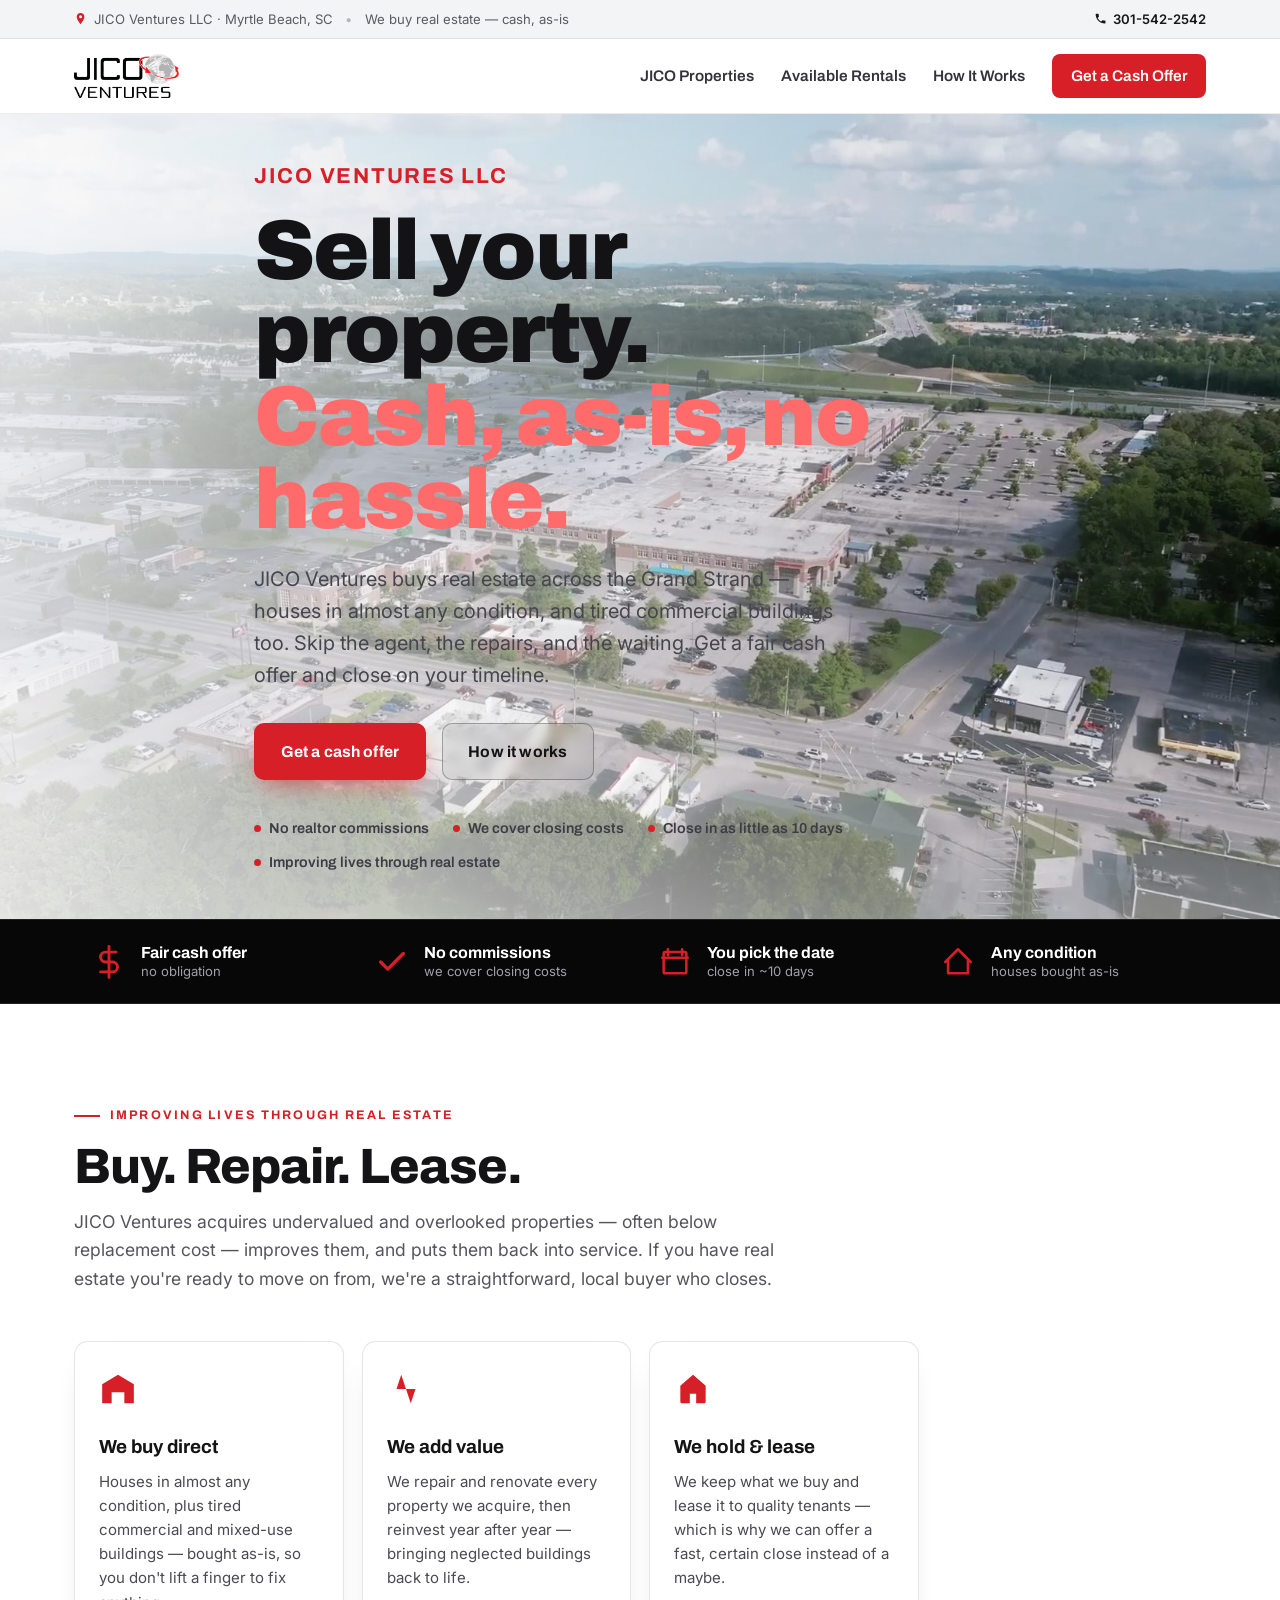
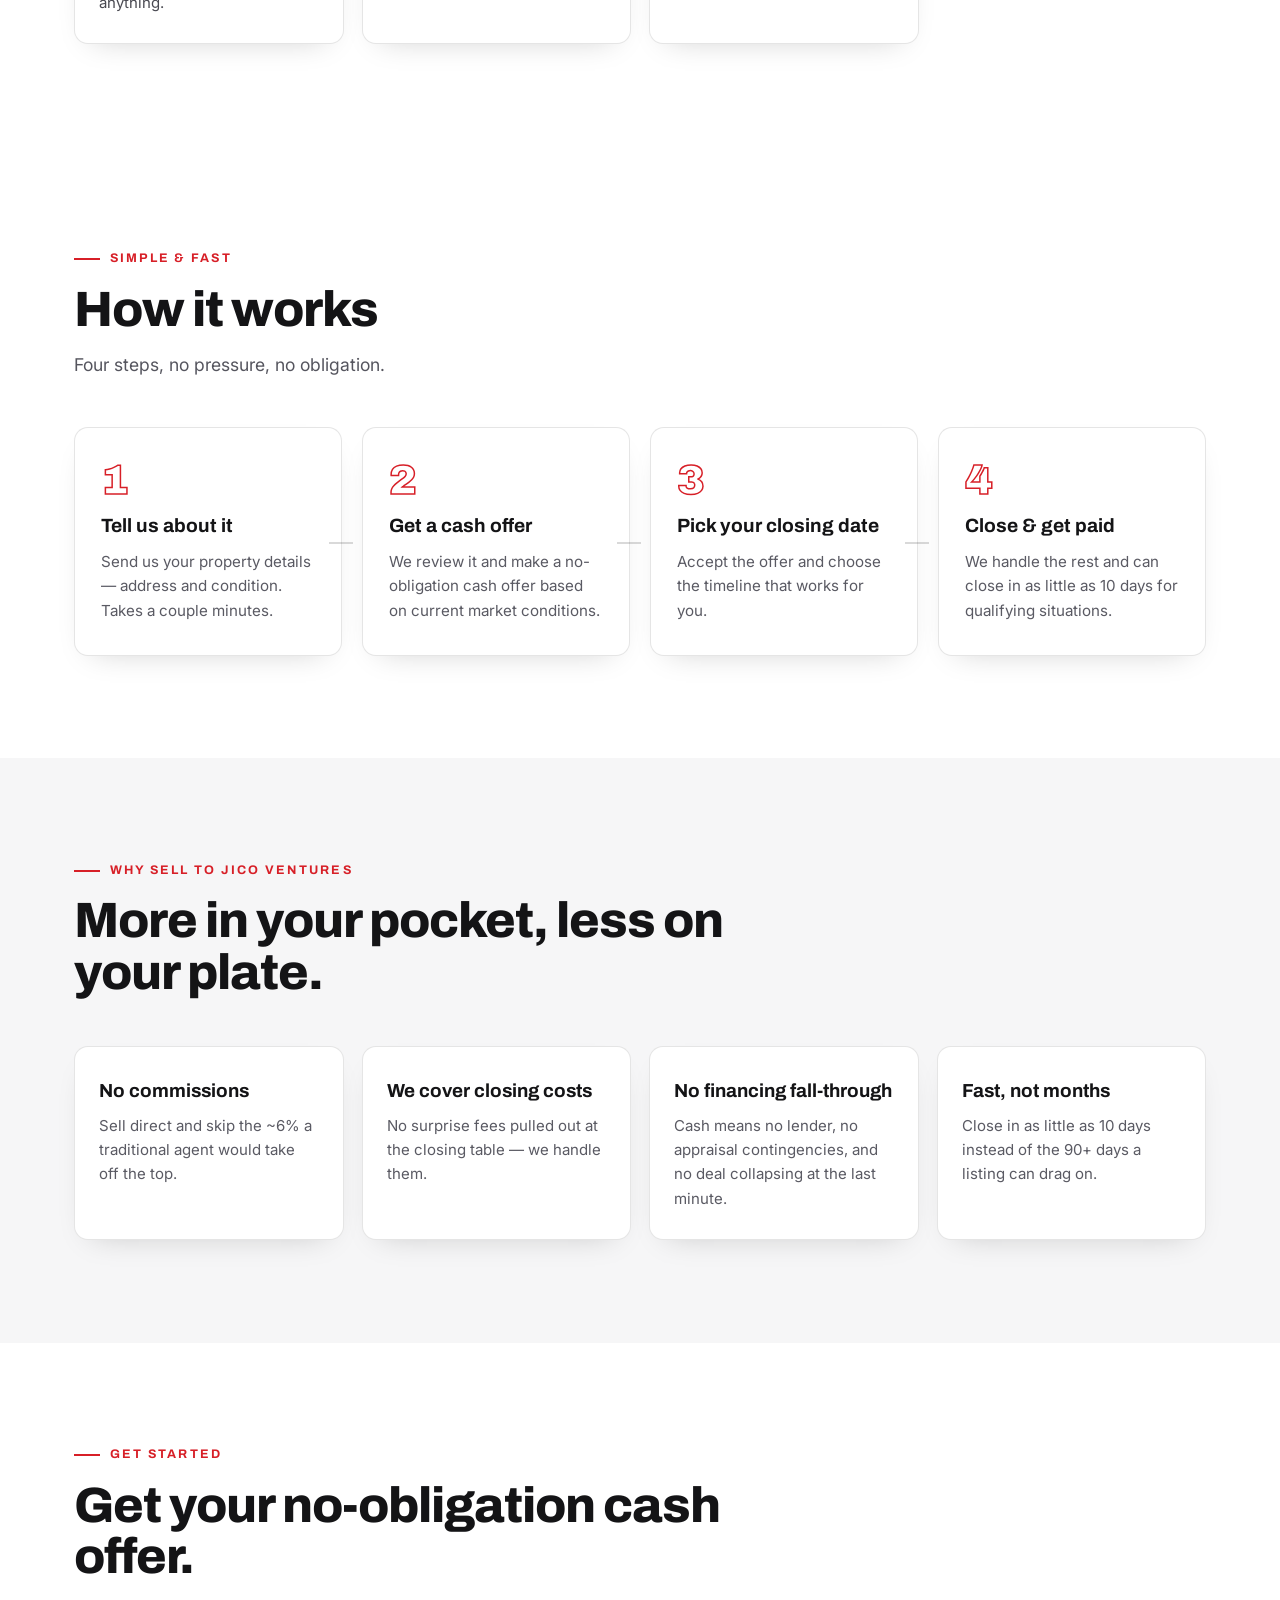
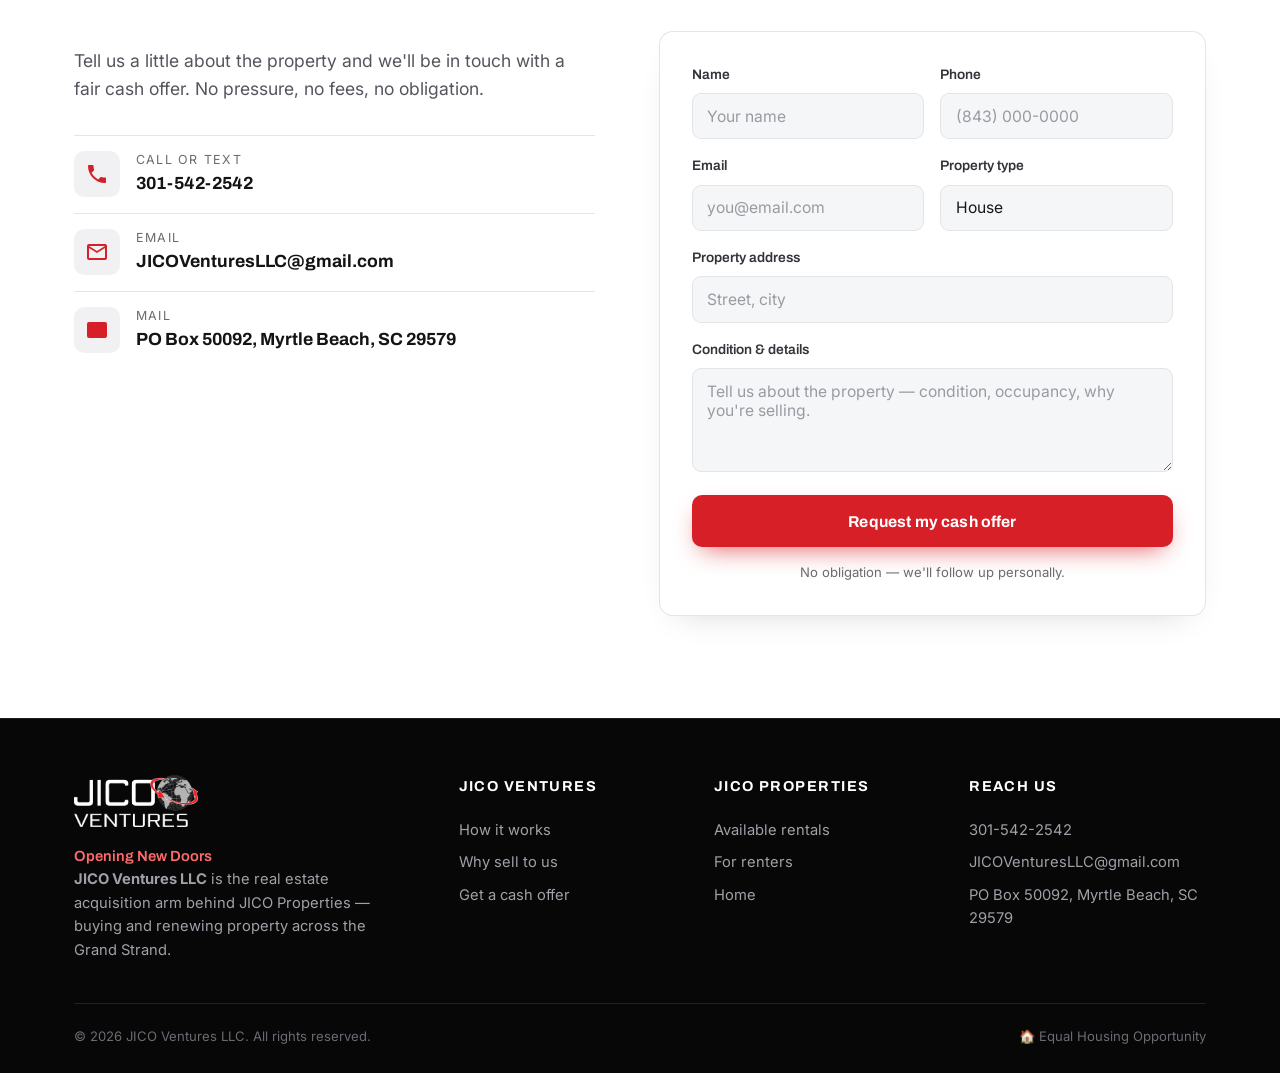
<file: ventures.html>
<!doctype html>
<html lang="en">
<head>
<meta charset="utf-8">
<meta name="viewport" content="width=device-width, initial-scale=1">
<title>JICO Ventures LLC — We Buy Real Estate | Sell Your Property Fast</title>
<meta name="description" content="JICO Ventures LLC buys real estate across the Grand Strand — cash, as-is, no commissions. Get a no-obligation cash offer and close on your timeline, in as little as 10 days.">
<meta name="theme-color" content="#0d0d0f">

<meta property="og:type" content="website">
<meta property="og:title" content="JICO Ventures LLC — We Buy Real Estate">
<meta property="og:description" content="Sell your property cash, as-is, no commissions. Fast, local, no hassle.">
<meta property="og:url" content="https://jicoproperties.com/ventures.html">
<meta property="og:image" content="https://jicoproperties.com/assets/img/hero-retail.jpg">

<link rel="apple-touch-icon" href="assets/img/favicon-180.png">
<link rel="icon" type="image/png" sizes="512x512" href="assets/img/favicon-512.png">

<link rel="preconnect" href="https://fonts.googleapis.com">
<link rel="preconnect" href="https://fonts.gstatic.com" crossorigin>
<link href="https://fonts.googleapis.com/css2?family=Archivo:wght@600;700;800;900&family=Inter:wght@400;500;600&display=swap" rel="stylesheet">
<link rel="stylesheet" href="assets/css/styles.css?v=4">

<script type="application/ld+json">
{
  "@context": "https://schema.org",
  "@type": "RealEstateAgent",
  "name": "JICO Ventures LLC",
  "description": "Real estate investment company that buys undervalued property across the Grand Strand, repairs it, and leases it.",
  "url": "https://jicoproperties.com/ventures.html",
  "telephone": "+1-301-542-2542",
  "email": "JICOVenturesLLC@gmail.com",
  "areaServed": "Grand Strand, South Carolina"
}
</script>
</head>
<body>

<!-- ============ TOP BAR ============ -->
<div class="topbar">
  <div class="wrap topbar__in">
    <span class="topbar__item">
      <svg class="ic" viewBox="0 0 24 24"><path d="M12 2C8 2 5 5 5 9c0 5 7 13 7 13s7-8 7-13c0-4-3-7-7-7zm0 9.5A2.5 2.5 0 1 1 12 6a2.5 2.5 0 0 1 0 5.5z"/></svg>
      JICO Ventures LLC · Myrtle Beach, SC
    </span>
    <span class="topbar__sep">•</span>
    <span class="topbar__item">We buy real estate — cash, as-is</span>
    <a class="topbar__phone" href="tel:+13015422542">
      <svg class="ic" viewBox="0 0 24 24"><path d="M6.6 10.8c1.4 2.8 3.8 5.1 6.6 6.6l2.2-2.2c.3-.3.7-.4 1-.2 1.1.4 2.3.6 3.6.6.6 0 1 .4 1 1V20c0 .6-.4 1-1 1C10.6 21 3 13.4 3 4c0-.6.4-1 1-1h3.5c.6 0 1 .4 1 1 0 1.2.2 2.4.6 3.6.1.4 0 .8-.2 1l-2.3 2.2z"/></svg>
      301-542-2542
    </a>
  </div>
</div>

<!-- ============ HEADER ============ -->
<header class="header" id="header">
  <div class="wrap header__in">
    <a href="#top" class="brand" aria-label="JICO Ventures home">
      <img class="brand__logo" src="assets/img/logo-ventures.png" alt="JICO Ventures LLC" width="262" height="110">
    </a>
    <nav class="nav" id="nav">
      <a href="index.html">JICO Properties</a>
      <a href="index.html#rentals">Available Rentals</a>
      <a href="#how">How It Works</a>
      <a href="#offer" class="nav__cta">Get a Cash Offer</a>
    </nav>
    <button class="hamburger" id="hamburger" aria-label="Menu" aria-expanded="false">
      <span></span><span></span><span></span>
    </button>
  </div>
</header>

<!-- ============ HERO ============ -->
<section class="hero" id="top">
  <div class="hero__bg" style="background-image:url('assets/img/vent-hero.jpg')"></div>
  <div class="hero__montage" id="heroMontage" aria-hidden="true"></div>
  <div class="hero__scrim"></div>
  <div class="wrap hero__in">
    <span class="kicker kicker--light kicker--vent">JICO Ventures LLC</span>
    <h1 class="hero__title">Sell your property.<br><span class="red">Cash, as-is, no hassle.</span></h1>
    <p class="hero__sub">JICO Ventures buys real estate across the Grand Strand — houses in almost any condition, and tired commercial buildings too. Skip the agent, the repairs, and the waiting. Get a fair cash offer and close on your timeline.</p>
    <div class="hero__cta">
      <a href="#offer" class="btn btn--red">Get a cash offer</a>
      <a href="#how" class="btn btn--ghost">How it works</a>
    </div>
    <ul class="hero__trust">
      <li>No realtor commissions</li>
      <li>We cover closing costs</li>
      <li>Close in as little as 10 days</li>
      <li>Improving lives through real estate</li>
    </ul>
  </div>
</section>

<!-- ============ TRUST STRIP ============ -->
<section class="strip">
  <div class="wrap strip__in">
    <div class="strip__item">
      <svg class="strip__ic" viewBox="0 0 24 24"><path d="M12 1v22M17 5H9.5a3.5 3.5 0 0 0 0 7h5a3.5 3.5 0 0 1 0 7H6" fill="none" stroke="#D71F27" stroke-width="2" stroke-linecap="round"/></svg>
      <span><strong>Fair cash offer</strong>no obligation</span>
    </div>
    <div class="strip__item">
      <svg class="strip__ic" viewBox="0 0 24 24"><path d="M20 6 9 17l-5-5" fill="none" stroke="#D71F27" stroke-width="2.4" stroke-linecap="round" stroke-linejoin="round"/></svg>
      <span><strong>No commissions</strong>we cover closing costs</span>
    </div>
    <div class="strip__item">
      <svg class="strip__ic" viewBox="0 0 24 24"><path d="M3 9h18M7 3v4M17 3v4M5 5h14a1 1 0 0 1 1 1v13a1 1 0 0 1-1 1H5a1 1 0 0 1-1-1V6a1 1 0 0 1 1-1z" fill="none" stroke="#D71F27" stroke-width="1.8" stroke-linecap="round" stroke-linejoin="round"/></svg>
      <span><strong>You pick the date</strong>close in ~10 days</span>
    </div>
    <div class="strip__item">
      <svg class="strip__ic" viewBox="0 0 24 24"><path d="M3 12l9-9 9 9M5 10v10h14V10" fill="none" stroke="#D71F27" stroke-width="1.8" stroke-linecap="round" stroke-linejoin="round"/></svg>
      <span><strong>Any condition</strong>houses bought as-is</span>
    </div>
  </div>
</section>

<!-- ============ WHAT WE DO ============ -->
<section class="section lightsec" id="about">
  <div class="wrap">
    <div class="section__head">
      <span class="kicker">Improving lives through real estate</span>
      <h2 class="section__title">Buy. Repair. Lease.</h2>
      <p class="section__lead">JICO Ventures acquires undervalued and overlooked properties — often below replacement cost — improves them, and puts them back into service. If you have real estate you're ready to move on from, we're a straightforward, local buyer who closes.</p>
    </div>
    <div class="svc-grid">
      <div class="svc">
        <svg class="svc__ic" viewBox="0 0 24 24"><path d="M12 3 2 9v12h6v-7h8v7h6V9L12 3z"/></svg>
        <h3>We buy direct</h3>
        <p>Houses in almost any condition, plus tired commercial and mixed-use buildings — bought as-is, so you don't lift a finger to fix anything.</p>
      </div>
      <div class="svc">
        <svg class="svc__ic" viewBox="0 0 24 24"><path d="M22 12h-4l-3 9L9 3l-3 9H2"/></svg>
        <h3>We add value</h3>
        <p>We repair and renovate every property we acquire, then reinvest year after year — bringing neglected buildings back to life.</p>
      </div>
      <div class="svc">
        <svg class="svc__ic" viewBox="0 0 24 24"><path d="M4 10 12 3l8 7v10a1 1 0 0 1-1 1h-5v-6h-4v6H5a1 1 0 0 1-1-1V10z"/></svg>
        <h3>We hold &amp; lease</h3>
        <p>We keep what we buy and lease it to quality tenants — which is why we can offer a fast, certain close instead of a maybe.</p>
      </div>
    </div>
  </div>
</section>

<!-- ============ HOW IT WORKS ============ -->
<section class="section lightsec" id="how">
  <div class="wrap">
    <div class="section__head">
      <span class="kicker kicker--light">Simple &amp; fast</span>
      <h2 class="section__title">How it works</h2>
      <p class="section__lead">Four steps, no pressure, no obligation.</p>
    </div>
    <ol class="steps">
      <li class="step"><span class="step__no">1</span><h3>Tell us about it</h3><p>Send us your property details — address and condition. Takes a couple minutes.</p></li>
      <li class="step"><span class="step__no">2</span><h3>Get a cash offer</h3><p>We review it and make a no-obligation cash offer based on current market conditions.</p></li>
      <li class="step"><span class="step__no">3</span><h3>Pick your closing date</h3><p>Accept the offer and choose the timeline that works for you.</p></li>
      <li class="step"><span class="step__no">4</span><h3>Close &amp; get paid</h3><p>We handle the rest and can close in as little as 10 days for qualifying situations.</p></li>
    </ol>
  </div>
</section>

<!-- ============ WHY SELL TO US ============ -->
<section class="section lightsec alt" id="why">
  <div class="wrap">
    <div class="section__head">
      <span class="kicker">Why sell to JICO Ventures</span>
      <h2 class="section__title">More in your pocket, less on your plate.</h2>
    </div>
    <div class="svc-grid">
      <div class="svc">
        <h3>No commissions</h3>
        <p>Sell direct and skip the ~6% a traditional agent would take off the top.</p>
      </div>
      <div class="svc">
        <h3>We cover closing costs</h3>
        <p>No surprise fees pulled out at the closing table — we handle them.</p>
      </div>
      <div class="svc">
        <h3>No financing fall-through</h3>
        <p>Cash means no lender, no appraisal contingencies, and no deal collapsing at the last minute.</p>
      </div>
      <div class="svc">
        <h3>Fast, not months</h3>
        <p>Close in as little as 10 days instead of the 90+ days a listing can drag on.</p>
      </div>
    </div>
  </div>
</section>

<!-- ============ GET A CASH OFFER ============ -->
<section class="section contact lightsec" id="offer">
  <div class="wrap">
    <div class="section__head">
      <span class="kicker kicker--light">Get started</span>
      <h2 class="section__title">Get your no-obligation cash offer.</h2>
    </div>
    <div class="contact__in">
      <div>
        <p class="section__lead">Tell us a little about the property and we'll be in touch with a fair cash offer. No pressure, no fees, no obligation.</p>
        <ul class="contact__list">
          <li>
            <svg class="ic" viewBox="0 0 24 24"><path d="M6.6 10.8c1.4 2.8 3.8 5.1 6.6 6.6l2.2-2.2c.3-.3.7-.4 1-.2 1.1.4 2.3.6 3.6.6.6 0 1 .4 1 1V20c0 .6-.4 1-1 1C10.6 21 3 13.4 3 4c0-.6.4-1 1-1h3.5c.6 0 1 .4 1 1 0 1.2.2 2.4.6 3.6.1.4 0 .8-.2 1l-2.3 2.2z"/></svg>
            <div><span>Call or text</span><a href="tel:+13015422542">301-542-2542</a></div>
          </li>
          <li>
            <svg class="ic" viewBox="0 0 24 24"><path d="M4 4h16a2 2 0 0 1 2 2v12a2 2 0 0 1-2 2H4a2 2 0 0 1-2-2V6a2 2 0 0 1 2-2zm8 7 8-5H4l8 5zm0 2L4 8v10h16V8l-8 5z"/></svg>
            <div><span>Email</span><a href="mailto:JICOVenturesLLC@gmail.com">JICOVenturesLLC@gmail.com</a></div>
          </li>
          <li>
            <svg class="ic" viewBox="0 0 24 24"><path d="M20 4H4a2 2 0 0 0-2 2v12a2 2 0 0 0 2 2h16a2 2 0 0 0 2-2V6a2 2 0 0 0-2-2zM4 8l8 5 8-5"/></svg>
            <div><span>Mail</span><a href="#offer">PO Box 50092, Myrtle Beach, SC 29579</a></div>
          </li>
        </ul>
      </div>

      <form class="quote" id="offerForm">
        <div class="quote__row">
          <label>Name<input type="text" name="name" placeholder="Your name" required></label>
          <label>Phone<input type="tel" name="phone" placeholder="(843) 000-0000" required></label>
        </div>
        <div class="quote__row">
          <label>Email<input type="email" name="email" placeholder="you@email.com"></label>
          <label>Property type
            <select name="ptype">
              <option>House</option>
              <option>Commercial / retail</option>
              <option>Land / lot</option>
              <option>Multi-family</option>
              <option>Other</option>
            </select>
          </label>
        </div>
        <label>Property address<input type="text" name="address" placeholder="Street, city"></label>
        <label>Condition &amp; details<textarea name="details" rows="4" placeholder="Tell us about the property — condition, occupancy, why you're selling."></textarea></label>
        <button type="submit" class="btn btn--red btn--block">Request my cash offer</button>
        <p class="quote__note" id="offerNote">No obligation — we'll follow up personally.</p>
      </form>
    </div>
  </div>
</section>

<!-- ============ FOOTER ============ -->
<footer class="footer">
  <div class="wrap">
    <div class="footer__in">
      <div class="footer__brand">
        <img src="assets/img/logo-ventures-white.png" alt="JICO Ventures LLC" width="244" height="102">
        <p class="footer__tag">Opening New Doors</p>
        <p><b>JICO Ventures LLC</b> is the real estate acquisition arm behind JICO Properties — buying and renewing property across the Grand Strand.</p>
      </div>
      <div class="footer__col">
        <h4>JICO Ventures</h4>
        <a href="#how">How it works</a>
        <a href="#why">Why sell to us</a>
        <a href="#offer">Get a cash offer</a>
      </div>
      <div class="footer__col">
        <h4>JICO Properties</h4>
        <a href="index.html#rentals">Available rentals</a>
        <a href="index.html#renters">For renters</a>
        <a href="index.html">Home</a>
      </div>
      <div class="footer__col">
        <h4>Reach us</h4>
        <a href="tel:+13015422542">301-542-2542</a>
        <a href="mailto:JICOVenturesLLC@gmail.com">JICOVenturesLLC@gmail.com</a>
        <span>PO Box 50092, Myrtle Beach, SC 29579</span>
      </div>
    </div>
    <div class="footer__bar">
      <span>© <span id="year">2026</span> JICO Ventures LLC. All rights reserved.</span>
      <span>🏠 Equal Housing Opportunity</span>
    </div>
  </div>
</footer>

<!-- ============ MOBILE STICKY BAR ============ -->
<div class="mobilebar">
  <a class="mobilebar__call" href="tel:+13015422542">
    <svg class="ic" viewBox="0 0 24 24" width="18" height="18" fill="currentColor"><path d="M6.6 10.8c1.4 2.8 3.8 5.1 6.6 6.6l2.2-2.2c.3-.3.7-.4 1-.2 1.1.4 2.3.6 3.6.6.6 0 1 .4 1 1V20c0 .6-.4 1-1 1C10.6 21 3 13.4 3 4c0-.6.4-1 1-1h3.5c.6 0 1 .4 1 1 0 1.2.2 2.4.6 3.6.1.4 0 .8-.2 1l-2.3 2.2z"/></svg>
    Call
  </a>
  <a class="mobilebar__quote" href="#offer">Get a Cash Offer</a>
</div>

<script>
/* Ventures hero video — the kinds of properties we buy (homes + commercial) */
window.JICO_HERO_CLIPS = [
  'assets/video/vent-commercial.mp4',
  'assets/video/vent-house1.mp4',
  'assets/video/vent-house2.mp4'
];
</script>
<script src="assets/js/main.js"></script>
<script>
/* JICO Ventures cash-offer form — emails details to the Ventures inbox */
(function(){
  var f = document.getElementById('offerForm'), note = document.getElementById('offerNote');
  if(!f) return;
  f.addEventListener('submit', function(e){
    e.preventDefault();
    var q = function(n){ var el = f.querySelector('[name="'+n+'"]'); return el ? el.value.trim() : ''; };
    if(!q('name') || !q('phone')){ note.textContent = 'Please add your name and phone.'; note.className='quote__note err'; return; }
    var body = 'CASH OFFER REQUEST — JICO Ventures\n\n'+
      'Name: '+q('name')+'\nPhone: '+q('phone')+'\nEmail: '+q('email')+
      '\nProperty type: '+q('ptype')+'\nAddress: '+q('address')+'\n\nCondition / details:\n'+q('details')+'\n';
    var mailto = 'mailto:JICOVenturesLLC@gmail.com?subject='+
      encodeURIComponent('Cash offer request — '+(q('address')||q('name')))+'&body='+encodeURIComponent(body);
    var w = window.open(mailto,'_blank'); if(!w) window.location.href = mailto;
    note.textContent = 'Opening your email to send your details to JICO Ventures…'; note.className='quote__note';
  });
})();
</script>
</body>
</html>
</file>
<file: assets/css/styles.css>
/* ===========================================================
   JICO Properties — styles
   Brand: black + white + red (#D71F27)
   =========================================================== */

:root{
  --bg:#0d0d0f;
  --bg-2:#141417;
  --bg-3:#1b1b1f;
  --ink:#f4f4f5;
  --muted:#a0a0a8;
  --line:rgba(255,255,255,.10);
  --line-2:rgba(255,255,255,.16);
  --red:#D71F27;
  --red-2:#ef3b42;
  --red-ink:#ff6b6b;
  --white:#fff;
  --maxw:1180px;
  --r:14px;
  --shadow:0 24px 60px -20px rgba(0,0,0,.7);
  --display:"Archivo",system-ui,sans-serif;
  --body:"Inter",system-ui,sans-serif;
}

*{box-sizing:border-box;margin:0;padding:0}
html{scroll-behavior:smooth;overflow-x:hidden}
body{
  font-family:var(--body);
  background:var(--bg);
  color:var(--ink);
  line-height:1.6;
  -webkit-font-smoothing:antialiased;
}
img{max-width:100%;display:block}
a{color:inherit;text-decoration:none}
.wrap{max-width:var(--maxw);margin:0 auto;padding:0 24px}
.ic{width:1em;height:1em;fill:currentColor;flex:none}
.red{color:var(--red-ink)}

/* ---------- Buttons ---------- */
.btn{
  display:inline-flex;align-items:center;gap:.5rem;
  font-family:var(--display);font-weight:700;font-size:.98rem;
  letter-spacing:.01em;padding:.95rem 1.6rem;border-radius:10px;
  border:1.5px solid transparent;cursor:pointer;transition:.2s ease;white-space:nowrap;
}
.btn .ic{font-size:1.1em}
.btn--red{background:var(--red);color:#fff;box-shadow:0 10px 26px -10px rgba(215,31,39,.8)}
.btn--red:hover{background:var(--red-2);transform:translateY(-2px)}
.btn--ghost{background:rgba(255,255,255,.06);color:#fff;border-color:var(--line-2);backdrop-filter:blur(6px)}
.btn--ghost:hover{background:rgba(255,255,255,.14);transform:translateY(-2px)}
.btn--ghost.btn--dark{background:transparent;border-color:var(--line-2);color:var(--ink)}
.btn--ghost.btn--dark:hover{background:rgba(255,255,255,.06)}
.btn--block{width:100%;justify-content:center;padding:1.05rem}

/* ---------- Kicker / headings ---------- */
.kicker{
  font-family:var(--display);font-weight:700;text-transform:uppercase;
  letter-spacing:.18em;font-size:.78rem;color:var(--red-ink);margin-bottom:.9rem;
  display:flex;align-items:center;gap:.6rem;
}
.kicker::before{content:"";width:26px;height:2px;background:var(--red)}
.kicker--light{color:#fff}
.kicker--light::before{background:#fff}
.section__title{
  font-family:var(--display);font-weight:800;line-height:1.04;letter-spacing:-.02em;
  font-size:clamp(1.9rem,4.4vw,3.1rem);color:#fff;
}
.section__title--light{color:#fff}

/* ---------- Top bar ---------- */
.topbar{background:#070708;border-bottom:1px solid var(--line);font-size:.82rem;color:var(--muted)}
.topbar__in{display:flex;align-items:center;gap:.8rem;height:38px}
.topbar__item{display:inline-flex;align-items:center;gap:.4rem}
.topbar__item .ic{color:var(--red-ink)}
.topbar__sep{opacity:.4}
.topbar__phone{margin-left:auto;color:#fff;font-weight:600;display:inline-flex;align-items:center;gap:.4rem}
.topbar__phone:hover{color:var(--red-ink)}
@media(max-width:680px){.topbar__item:not(:first-child),.topbar__sep{display:none}}

/* ---------- Header ---------- */
.header{position:sticky;top:0;z-index:60;background:rgba(13,13,15,.82);backdrop-filter:blur(12px);border-bottom:1px solid transparent;transition:.3s}
.header.scrolled{background:rgba(8,8,9,.96);border-bottom-color:var(--line)}
.header__in{display:flex;align-items:center;justify-content:space-between;height:74px}
.brand__logo{height:42px;width:auto}
.nav{display:flex;align-items:center;gap:1.7rem}
.nav a{font-family:var(--display);font-weight:600;font-size:.96rem;color:#d8d8dc;transition:.2s}
.nav a:hover{color:#fff}
.nav__cta{background:var(--red);color:#fff!important;padding:.6rem 1.15rem;border-radius:8px}
.nav__cta:hover{background:var(--red-2)}
.hamburger{display:none;flex-direction:column;gap:5px;background:none;border:0;cursor:pointer;padding:8px}
.hamburger span{width:26px;height:2.5px;background:#fff;transition:.25s;border-radius:2px}
.hamburger.open span:nth-child(1){transform:translateY(7.5px) rotate(45deg)}
.hamburger.open span:nth-child(2){opacity:0}
.hamburger.open span:nth-child(3){transform:translateY(-7.5px) rotate(-45deg)}

@media(max-width:920px){
  .hamburger{display:flex}
  .nav{position:fixed;inset:0 0 0 auto;top:0;width:min(82vw,330px);height:100vh;
    flex-direction:column;align-items:flex-start;justify-content:center;gap:1.4rem;
    background:#0a0a0c;padding:2rem 2.2rem;transform:translateX(100%);transition:.32s cubic-bezier(.4,0,.2,1);
    border-left:1px solid var(--line);box-shadow:var(--shadow)}
  .nav.open{transform:translateX(0)}
  .nav a{font-size:1.25rem}
  .nav__cta{width:100%;text-align:center;justify-content:center;display:flex}
}

/* ---------- Hero ---------- */
.hero{position:relative;min-height:88vh;display:flex;align-items:center;overflow:hidden}
.hero__bg{position:absolute;inset:0;background-size:cover;background-position:center;transform:scale(1.04)}
.hero__scrim{position:absolute;inset:0;
  background:linear-gradient(100deg,rgba(8,8,10,.93) 8%,rgba(8,8,10,.72) 42%,rgba(8,8,10,.35) 78%),
             linear-gradient(0deg,rgba(8,8,10,.85),transparent 38%)}
.hero__in{position:relative;z-index:2;padding-top:5vh;padding-bottom:5vh;max-width:820px}
.hero__title{font-family:var(--display);font-weight:900;letter-spacing:-.025em;line-height:.98;
  font-size:clamp(2.6rem,7vw,5.3rem);color:#fff;margin-bottom:1.3rem}
.hero__sub{font-size:clamp(1.05rem,1.6vw,1.25rem);color:#d4d4d8;max-width:600px;margin-bottom:2rem}
.hero__cta{display:flex;flex-wrap:wrap;gap:1rem}
.hero__trust{list-style:none;display:flex;flex-wrap:wrap;gap:.7rem 1.5rem;margin-top:2.3rem;
  font-family:var(--display);font-weight:600;font-size:.9rem;color:#cfcfd4}
.hero__trust li{display:flex;align-items:center;gap:.5rem}
.hero__trust li::before{content:"";width:7px;height:7px;border-radius:50%;background:var(--red)}

/* ---------- Trust strip ---------- */
.strip{background:#070708;border-top:1px solid var(--line);border-bottom:1px solid var(--line)}
.strip__in{display:grid;grid-template-columns:repeat(4,1fr);gap:1px;}
.strip__item{display:flex;align-items:center;gap:.95rem;padding:1.4rem 1.1rem}
.strip__ic{width:34px;height:34px;fill:var(--red);flex:none}
.strip__item span{display:flex;flex-direction:column;font-size:.82rem;color:var(--muted);line-height:1.3}
.strip__item strong{font-family:var(--display);color:#fff;font-size:1rem;font-weight:700}
@media(max-width:820px){.strip__in{grid-template-columns:1fr 1fr}.strip__item{padding:1.1rem}}
@media(max-width:460px){.strip__in{grid-template-columns:1fr}}

/* ---------- Sections ---------- */
.section{padding:clamp(4rem,8vw,7rem) 0}
.section--alt{background:var(--bg-2)}
.section__head{max-width:720px;margin-bottom:3rem}
.section__lead{color:var(--muted);font-size:1.1rem;margin-top:1rem}

/* ---------- Services ---------- */
.svc-grid{display:grid;grid-template-columns:repeat(4,1fr);gap:18px}
.svc{background:var(--bg-2);border:1px solid var(--line);border-radius:var(--r);padding:1.8rem 1.5rem;
  transition:.25s;position:relative;overflow:hidden}
.section--alt .svc{background:var(--bg-3)}
.svc::after{content:"";position:absolute;left:0;top:0;width:0;height:3px;background:var(--red);transition:.3s}
.svc:hover{transform:translateY(-5px);border-color:var(--line-2)}
.svc:hover::after{width:100%}
.svc__ic{width:38px;height:38px;fill:var(--red);margin-bottom:1rem}
.svc h3{font-family:var(--display);font-weight:700;font-size:1.18rem;color:#fff;margin-bottom:.5rem}
.svc p{color:var(--muted);font-size:.94rem}
.svc-also{margin-top:2rem;color:var(--muted);font-size:1.02rem}
.svc-also strong{color:#fff}
.svc-also a{color:var(--red-ink);font-weight:600}
.svc-also a:hover{text-decoration:underline}
@media(max-width:980px){.svc-grid{grid-template-columns:repeat(3,1fr)}}
@media(max-width:720px){.svc-grid{grid-template-columns:repeat(2,1fr)}}
@media(max-width:440px){.svc-grid{grid-template-columns:1fr}}

/* ---------- Filters + Gallery ---------- */
.filters{display:flex;flex-wrap:wrap;gap:.6rem;margin-bottom:1.8rem}
.filter{font-family:var(--display);font-weight:600;font-size:.92rem;color:#cfcfd4;
  background:transparent;border:1.5px solid var(--line-2);border-radius:50px;padding:.55rem 1.25rem;cursor:pointer;transition:.2s}
.filter:hover{border-color:var(--red);color:#fff}
.filter.is-active{background:var(--red);border-color:var(--red);color:#fff}
.gallery{display:grid;grid-template-columns:repeat(4,1fr);gap:14px}
.gcard{position:relative;border-radius:var(--r);overflow:hidden;cursor:pointer;aspect-ratio:1/1;background:var(--bg-3)}
.gcard img{width:100%;height:100%;object-fit:cover;transition:.5s}
.gcard figcaption{position:absolute;left:0;right:0;bottom:0;padding:1rem .9rem .8rem;
  font-family:var(--display);font-weight:700;font-size:.92rem;color:#fff;
  background:linear-gradient(0deg,rgba(0,0,0,.82),transparent);transform:translateY(4px);opacity:.92;transition:.3s}
.gcard::before{content:"";position:absolute;inset:0;border:0 solid var(--red);transition:.25s;z-index:2;pointer-events:none}
.gcard:hover img{transform:scale(1.07)}
.gcard:hover::before{border-width:3px}
.gcard:hover figcaption{transform:translateY(0)}
.gcard.hide{display:none}
@media(max-width:900px){.gallery{grid-template-columns:repeat(3,1fr)}}
@media(max-width:620px){.gallery{grid-template-columns:repeat(2,1fr);gap:10px}}

/* ---------- Process ---------- */
.steps{list-style:none;display:grid;grid-template-columns:repeat(4,1fr);gap:20px;counter-reset:s}
.step{background:var(--bg-2);border:1px solid var(--line);border-radius:var(--r);padding:2rem 1.6rem;position:relative}
.step__no{font-family:var(--display);font-weight:900;font-size:2.6rem;color:transparent;
  -webkit-text-stroke:1.5px var(--red);display:block;margin-bottom:.6rem;line-height:1}
.step h3{font-family:var(--display);font-weight:700;font-size:1.2rem;color:#fff;margin-bottom:.5rem}
.step p{color:var(--muted);font-size:.95rem}
.step:not(:last-child)::after{content:"";position:absolute;right:-12px;top:50%;width:24px;height:2px;background:var(--line-2);z-index:2}
@media(max-width:860px){.steps{grid-template-columns:1fr 1fr}.step:not(:last-child)::after{display:none}}
@media(max-width:480px){.steps{grid-template-columns:1fr}}

/* ---------- About ---------- */
.about__in{display:grid;grid-template-columns:1fr 1.05fr;gap:clamp(2rem,5vw,4.5rem);align-items:center}
.about__media{position:relative}
.about__media img{border-radius:var(--r);width:100%;aspect-ratio:4/5;object-fit:cover;box-shadow:var(--shadow)}
.about__badge{position:absolute;left:-18px;bottom:-18px;background:var(--red);color:#fff;
  padding:1.1rem 1.3rem;border-radius:12px;max-width:230px;box-shadow:var(--shadow)}
.about__badge strong{font-family:var(--display);font-weight:800;font-size:1.5rem;display:block;line-height:1}
.about__badge span{font-size:.84rem;opacity:.95}
.about__body p{color:#c6c6cc;margin-top:1rem}
.values{list-style:none;margin:1.6rem 0 2rem}
.values li{padding:.85rem 0 .85rem 1.4rem;border-top:1px solid var(--line);position:relative;color:var(--muted);font-size:.97rem}
.values li::before{content:"";position:absolute;left:0;top:1.15rem;width:8px;height:8px;background:var(--red);border-radius:2px}
.values li span{display:block;font-family:var(--display);font-weight:700;color:#fff;font-size:1.05rem;margin-bottom:.1rem}
@media(max-width:840px){.about__in{grid-template-columns:1fr}.about__media{max-width:440px}.about__badge{left:0}}

/* ---------- Stats ---------- */
.stats{background:var(--red);color:#fff}
.stats__in{display:grid;grid-template-columns:repeat(3,1fr);gap:1rem;padding:3rem 24px}
.stat{text-align:center}
.stat__num{font-family:var(--display);font-weight:900;font-size:clamp(2.2rem,5vw,3.2rem);display:block;line-height:1}
.stat__lbl{font-size:.92rem;opacity:.92;margin-top:.4rem;display:block}
@media(max-width:620px){.stats__in{grid-template-columns:1fr 1fr;gap:2rem}}

/* ---------- Reviews ---------- */
.reviews__in{display:grid;grid-template-columns:1.5fr 1fr;gap:3rem;align-items:center}
.reviews__btns{display:flex;flex-wrap:wrap;gap:.8rem;margin-top:1.6rem}
.reviews__stars{text-align:center;background:var(--bg-2);border:1px solid var(--line);border-radius:var(--r);padding:2.4rem 1.5rem}
.reviews__stars .stars{color:#ffc83d;font-size:2.1rem;letter-spacing:.18em}
.reviews__stars p{color:var(--muted);margin-top:.7rem;font-size:.95rem}
@media(max-width:760px){.reviews__in{grid-template-columns:1fr}}

/* ---------- Areas ---------- */
.areas{list-style:none;display:flex;flex-wrap:wrap;gap:8px}
.areas li{background:var(--bg-3);border:1px solid var(--line);border-radius:999px;padding:.4rem .9rem;
  font-family:var(--display);font-weight:600;font-size:.92rem;color:#e4e4e7;display:inline-flex;align-items:center;gap:.5rem;transition:.2s}
.areas li::before{content:"";width:6px;height:6px;border-radius:50%;background:var(--red);flex:none}
.areas li:hover{border-color:var(--red);color:#fff}

/* ---------- Careers ---------- */
.careers{position:relative;background-size:cover;background-position:center;background-attachment:fixed;text-align:center}
.careers__scrim{position:absolute;inset:0;background:linear-gradient(180deg,rgba(8,8,10,.9),rgba(8,8,10,.82)),
  radial-gradient(circle at 50% 50%,rgba(215,31,39,.25),transparent 60%)}
.careers__in{position:relative;z-index:2;padding:clamp(4rem,9vw,7rem) 0;max-width:680px;margin:0 auto}
.careers__lead{color:#d4d4d8;font-size:1.12rem;margin:1.1rem auto 2rem}
@media(max-width:820px){.careers{background-attachment:scroll}}
.careers__form{max-width:540px;margin:1.9rem auto 0;background:#fff;border-radius:16px;padding:1.6rem 1.6rem 1.7rem;
  box-shadow:0 18px 50px rgba(0,0,0,.4);text-align:left}
.careers__form label{display:block;font-family:var(--display);font-weight:600;font-size:.82rem;color:#33333a;margin-bottom:.85rem}
.careers__form .cf-opt{color:#9a9aa2;font-weight:500}
.careers__form input,.careers__form textarea{width:100%;margin-top:.35rem;background:#f5f6f8;border:1.5px solid #e2e4e8;
  border-radius:9px;padding:.7rem .8rem;font:inherit;font-size:.95rem;color:#17171a}
.careers__form input:focus,.careers__form textarea:focus{outline:none;border-color:var(--red);box-shadow:0 0 0 3px rgba(215,31,39,.15);background:#fff}
.careers__form textarea{resize:vertical}
.careers__form .cf-row{display:grid;grid-template-columns:1fr 1fr;gap:.9rem}
.careers__form .btn{width:100%;margin-top:.4rem}
.careers__note{font-size:.8rem;color:#66666e;text-align:center;margin-top:.75rem;min-height:1em}
.careers__note.ok{color:#1a8f3c;font-weight:600}
@media(max-width:540px){.careers__form .cf-row{grid-template-columns:1fr}}

/* ---------- Contact ---------- */
.contact__in{display:grid;grid-template-columns:1fr 1.05fr;gap:clamp(2rem,5vw,4rem)}
.contact__list{list-style:none;margin:2rem 0}
.contact__list li{display:flex;align-items:center;gap:1rem;padding:.9rem 0;border-top:1px solid var(--line)}
.contact__list .ic{font-size:1.4rem;color:var(--red);width:46px;height:46px;padding:11px;
  background:var(--bg-3);border-radius:10px;box-sizing:border-box}
.contact__list span{display:block;font-size:.78rem;text-transform:uppercase;letter-spacing:.1em;color:var(--muted)}
.contact__list a{font-family:var(--display);font-weight:700;color:#fff;font-size:1.1rem}
.contact__list a:hover{color:var(--red-ink)}
.contact__social{display:flex;gap:.7rem;margin-top:1.4rem}
.contact__social a{width:42px;height:42px;display:grid;place-items:center;border:1px solid var(--line-2);border-radius:10px;transition:.2s}
.contact__social svg{width:20px;height:20px;fill:#cfcfd4}
.contact__social a:hover{background:var(--red);border-color:var(--red)}
.contact__social a:hover svg{fill:#fff}

.quote{background:var(--bg-2);border:1px solid var(--line);border-radius:var(--r);padding:2rem;box-shadow:var(--shadow)}
.section--alt .quote{background:var(--bg-3)}
.quote__row{display:grid;grid-template-columns:1fr 1fr;gap:1rem}
.quote label{display:block;font-family:var(--display);font-weight:600;font-size:.86rem;color:#d4d4d8;margin-bottom:1rem}
.quote input,.quote select,.quote textarea{
  width:100%;margin-top:.45rem;background:#0c0c0e;border:1.5px solid var(--line-2);border-radius:9px;
  color:#fff;padding:.8rem .9rem;font-family:var(--body);font-size:.98rem;font-weight:400;transition:.2s}
.quote input::placeholder,.quote textarea::placeholder{color:#6b6b73}
.quote input:focus,.quote select:focus,.quote textarea:focus{outline:none;border-color:var(--red);box-shadow:0 0 0 3px rgba(215,31,39,.18)}
.quote select{appearance:none;background-image:url("data:image/svg+xml,%3Csvg xmlns='http://www.w3.org/2000/svg' width='12' height='12' fill='%23999'%3E%3Cpath d='M6 8 1 3h10z'/%3E%3C/svg%3E");background-repeat:no-repeat;background-position:right 1rem center}
.quote textarea{resize:vertical}
.quote__note{font-size:.82rem;color:var(--muted);text-align:center;margin-top:.9rem}
.quote__note.ok{color:#4ade80}.quote__note.err{color:#ff6b6b}
@media(max-width:760px){.contact__in{grid-template-columns:1fr}.quote__row{grid-template-columns:1fr}}

/* ---------- Footer ---------- */
.footer{background:#070708;border-top:1px solid var(--line);padding-top:3.5rem}
.footer__in{display:grid;grid-template-columns:1.6fr 1fr 1fr 1.1fr;gap:2.5rem;padding-bottom:2.5rem}
.footer__brand img{height:46px;margin-bottom:1.1rem}
.footer__brand p{color:var(--muted);font-size:.92rem;max-width:300px}
.footer__tag{color:var(--red-ink)!important;font-family:var(--display);font-weight:600;margin-top:.8rem!important}
.footer__col h4{font-family:var(--display);font-weight:700;color:#fff;font-size:.9rem;text-transform:uppercase;letter-spacing:.1em;margin-bottom:1rem}
.footer__col a,.footer__col span{display:block;color:var(--muted);font-size:.92rem;padding:.28rem 0}
.footer__col a:hover{color:#fff}
.footer__social{display:flex;gap:.5rem;margin-top:1rem}
.footer__social a{width:34px;height:34px;display:grid;place-items:center;border:1px solid var(--line-2);border-radius:8px;
  font-family:var(--display);font-weight:700;font-size:.72rem;color:#cfcfd4;padding:0}
.footer__social a:hover{background:var(--red);border-color:var(--red);color:#fff}
.footer__bar{display:flex;justify-content:space-between;gap:1rem;flex-wrap:wrap;
  border-top:1px solid var(--line);padding-top:1.4rem;padding-bottom:1.6rem;color:#6b6b73;font-size:.82rem}
@media(max-width:840px){.footer__in{grid-template-columns:1fr 1fr}}
@media(max-width:480px){.footer__in{grid-template-columns:1fr}}

/* ---------- Mobile sticky bar ---------- */
.mobilebar{position:fixed;bottom:0;left:0;right:0;z-index:55;display:none;gap:1px;
  background:var(--line);border-top:1px solid var(--line)}
.mobilebar a{flex:1;display:flex;align-items:center;justify-content:center;gap:.5rem;
  font-family:var(--display);font-weight:700;padding:1rem;font-size:1rem}
.mobilebar__call{background:#141417;color:#fff}
.mobilebar__quote{background:var(--red);color:#fff}
@media(max-width:680px){.mobilebar{display:flex}body{padding-bottom:58px}}

/* ---------- Lightbox ---------- */
.lightbox{position:fixed;inset:0;z-index:100;background:rgba(5,5,6,.94);display:none;
  align-items:center;justify-content:center;padding:24px}
.lightbox.open{display:flex}
.lightbox img{max-width:92vw;max-height:88vh;border-radius:10px;box-shadow:var(--shadow)}
.lightbox__close{position:absolute;top:18px;right:24px;background:none;border:0;color:#fff;font-size:2.6rem;cursor:pointer;line-height:1}

/* ---------- Reveal animation ---------- */
.reveal{opacity:0;transform:translateY(26px);transition:.7s cubic-bezier(.2,.7,.2,1)}
.reveal.in{opacity:1;transform:none}
@media(prefers-reduced-motion:reduce){.reveal{opacity:1;transform:none;transition:none}html{scroll-behavior:auto}}

/* ===========================================================
   LEAD CAPTURE
   =========================================================== */

/* ---- Contact lead card ---- */
.leadcard{background:linear-gradient(180deg,var(--bg-2),#0e0e11);border:1px solid var(--line);
  border-radius:var(--r);padding:2rem;box-shadow:var(--shadow);position:relative;overflow:hidden}
.leadcard::before{content:"";position:absolute;top:0;left:0;right:0;height:4px;background:var(--red)}
.leadcard__badge{display:inline-block;background:rgba(215,31,39,.14);color:var(--red-ink);
  font-family:var(--display);font-weight:700;font-size:.74rem;letter-spacing:.08em;text-transform:uppercase;
  padding:.35rem .8rem;border-radius:50px;margin-bottom:1rem}
.leadcard__top h3{font-family:var(--display);font-weight:800;font-size:1.6rem;color:#fff;margin-bottom:.5rem}
.leadcard__top p{color:var(--muted);font-size:.98rem;margin-bottom:1.5rem}
.leadcard__reassure{list-style:none;margin:1.4rem 0 0}
.leadcard__reassure li{display:flex;align-items:center;gap:.6rem;color:#d4d4d8;font-size:.92rem;padding:.35rem 0}
.leadcard__reassure .ic{color:#4ade80;font-size:1.05rem}
.leadcard__or{margin-top:1.3rem;padding-top:1.2rem;border-top:1px solid var(--line);
  color:var(--muted);font-size:.92rem;text-align:center}
.leadcard__or a{color:var(--red-ink);font-weight:700;font-family:var(--display)}
.leadcard__or a:hover{text-decoration:underline}

/* ---- Lead magnet ---- */
.leadmag{background:#fff;border-top:1px solid rgba(0,0,0,.08)}
.leadmag__in{display:grid;grid-template-columns:1.2fr 1fr;gap:clamp(2rem,5vw,4rem);align-items:center;
  padding:clamp(3.5rem,7vw,5.5rem) 0}
.leadmag__bullets{list-style:none;margin-top:1.4rem}
.leadmag__bullets li{position:relative;padding:.4rem 0 .4rem 1.8rem;color:#45454d}
.leadmag__bullets li::before{content:"📘";position:absolute;left:0;top:.4rem}
.leadmag__form{background:var(--bg-3);border:1px solid var(--line);border-radius:var(--r);padding:1.8rem;box-shadow:var(--shadow)}
.leadmag__form h3{font-family:var(--display);font-weight:800;color:#fff;font-size:1.25rem;margin-bottom:1.1rem}
.leadmag__form label{display:block;font-family:var(--display);font-weight:600;font-size:.84rem;color:#d4d4d8;margin-bottom:.9rem}
.leadmag__form input{width:100%;margin-top:.4rem;background:#0c0c0e;border:1.5px solid var(--line-2);border-radius:9px;
  color:#fff;padding:.8rem .9rem;font-family:var(--body);font-size:.98rem}
.leadmag__form input::placeholder{color:#6b6b73}
.leadmag__form input:focus{outline:none;border-color:var(--red);box-shadow:0 0 0 3px rgba(215,31,39,.18)}
.leadmag__note{font-size:.78rem;color:var(--muted);text-align:center;margin-top:.8rem}
.leadmag__note.ok{color:#4ade80}
@media(max-width:760px){.leadmag__in{grid-template-columns:1fr}}

/* ---- Floating CTA (desktop) ---- */
.floatcta{position:fixed;right:24px;bottom:24px;z-index:50;display:none;align-items:center;gap:.55rem;
  background:var(--red);color:#fff;border:0;cursor:pointer;font-family:var(--display);font-weight:700;font-size:1rem;
  padding:.95rem 1.4rem;border-radius:50px;box-shadow:0 14px 34px -8px rgba(215,31,39,.7);
  transition:.25s;animation:floatpulse 2.6s ease-in-out infinite}
.floatcta .ic{font-size:1.15em}
.floatcta:hover{background:var(--red-2);transform:translateY(-3px)}
@keyframes floatpulse{0%,100%{box-shadow:0 14px 34px -8px rgba(215,31,39,.6)}50%{box-shadow:0 14px 40px -6px rgba(215,31,39,.95)}}
@media(min-width:681px){.floatcta.show{display:inline-flex}}

/* ---- Exit-intent popup ---- */
.exit{position:fixed;inset:0;z-index:95;background:rgba(5,5,6,.82);backdrop-filter:blur(4px);
  display:none;align-items:center;justify-content:center;padding:24px}
.exit.open{display:flex}
.exit__card{position:relative;max-width:440px;width:100%;text-align:center;
  background:linear-gradient(180deg,var(--bg-2),#0c0c0f);border:1px solid var(--line-2);border-radius:18px;
  padding:2.6rem 2rem 2rem;box-shadow:var(--shadow);animation:pop .3s cubic-bezier(.2,.8,.3,1.2)}
@keyframes pop{from{opacity:0;transform:scale(.9)}to{opacity:1;transform:none}}
.exit__badge{display:inline-block;background:rgba(215,31,39,.14);color:var(--red-ink);
  font-family:var(--display);font-weight:700;font-size:.74rem;letter-spacing:.06em;text-transform:uppercase;
  padding:.35rem .85rem;border-radius:50px;margin-bottom:1rem}
.exit__card h3{font-family:var(--display);font-weight:800;color:#fff;font-size:1.6rem;margin-bottom:.6rem}
.exit__card p{color:var(--muted);margin-bottom:1.4rem}
.exit__or{margin-top:1rem;color:var(--muted);font-size:.9rem}
.exit__or a{color:var(--red-ink);font-weight:700}
.exit__close{position:absolute;top:12px;right:16px;background:none;border:0;color:#888;font-size:1.9rem;cursor:pointer;line-height:1}
.exit__close:hover{color:#fff}

/* ---- Multi-step wizard ---- */
.wiz{position:fixed;inset:0;z-index:110;background:rgba(5,5,6,.9);backdrop-filter:blur(6px);
  display:none;align-items:center;justify-content:center;padding:20px}
.wiz.open{display:flex}
.wiz__card{position:relative;width:100%;max-width:620px;max-height:92vh;display:flex;flex-direction:column;
  background:linear-gradient(180deg,#141417,#0d0d10);border:1px solid var(--line-2);border-radius:18px;
  box-shadow:var(--shadow);overflow:hidden;animation:pop .3s cubic-bezier(.2,.8,.3,1.2)}
.wiz__close{position:absolute;top:14px;right:18px;background:none;border:0;color:#999;font-size:2rem;cursor:pointer;line-height:1;z-index:3}
.wiz__close:hover{color:#fff}
.wiz__head{padding:1.6rem 1.8rem 1.1rem;border-bottom:1px solid var(--line)}
.wiz__brand{font-family:var(--display);font-weight:700;font-size:.82rem;letter-spacing:.06em;text-transform:uppercase;
  color:#cfcfd4;display:flex;align-items:center;gap:.5rem;margin-bottom:.9rem}
.wiz__dot{width:9px;height:9px;border-radius:50%;background:var(--red);box-shadow:0 0 0 4px rgba(215,31,39,.2)}
.wiz__progress{height:6px;background:rgba(255,255,255,.08);border-radius:50px;overflow:hidden}
.wiz__progress span{display:block;height:100%;width:20%;background:var(--red);border-radius:50px;transition:width .4s cubic-bezier(.4,0,.2,1)}
.wiz__steptext{font-size:.78rem;color:var(--muted);margin-top:.55rem;font-family:var(--display);font-weight:600}
.wiz__body{padding:1.8rem;overflow-y:auto}
.wiz__step{display:none}
.wiz__step.is-active{display:block;animation:fadeUp .35s ease}
@keyframes fadeUp{from{opacity:0;transform:translateY(10px)}to{opacity:1;transform:none}}
.wiz__q{font-family:var(--display);font-weight:800;color:#fff;font-size:clamp(1.25rem,3vw,1.6rem);line-height:1.15;margin-bottom:.4rem}
.wiz__hint{color:var(--muted);font-size:.92rem;margin-bottom:1.3rem}
.wiz__grid{display:grid;grid-template-columns:repeat(3,1fr);gap:11px}
.wiz__grid--2{grid-template-columns:repeat(2,1fr)}
.wiz__opt{display:flex;flex-direction:column;align-items:center;justify-content:center;gap:.5rem;text-align:center;
  background:var(--bg-3);border:1.5px solid var(--line-2);border-radius:12px;padding:1.1rem .6rem;cursor:pointer;
  font-size:1.7rem;transition:.18s;color:#fff;min-height:92px}
.wiz__opt span{font-family:var(--display);font-weight:600;font-size:.86rem;line-height:1.2}
.wiz__opt:hover{border-color:var(--red);transform:translateY(-2px);background:#202026}
.wiz__opt.sel{border-color:var(--red);background:rgba(215,31,39,.12);box-shadow:0 0 0 2px rgba(215,31,39,.3)}
.wiz__opt--lg{flex-direction:row;justify-content:flex-start;gap:.8rem;font-size:1.4rem;min-height:64px;padding:1rem 1.2rem}
.wiz__opt--lg span{font-size:1rem}
.wiz__opt--wide{grid-column:1/-1}
.wiz__label{display:block;font-family:var(--display);font-weight:600;font-size:.86rem;color:#d4d4d8;margin-bottom:1rem}
.wiz__opt-tag{font-weight:400;color:#6b6b73;font-size:.78rem;text-transform:none;letter-spacing:0}
.wiz__label input,.wiz__label textarea{width:100%;margin-top:.45rem;background:#0c0c0e;border:1.5px solid var(--line-2);
  border-radius:9px;color:#fff;padding:.8rem .9rem;font-family:var(--body);font-size:1rem}
.wiz__label input::placeholder,.wiz__label textarea::placeholder{color:#6b6b73}
.wiz__label input:focus,.wiz__label textarea:focus{outline:none;border-color:var(--red);box-shadow:0 0 0 3px rgba(215,31,39,.18)}
.wiz__label input.invalid{border-color:var(--red);box-shadow:0 0 0 3px rgba(215,31,39,.2)}
.wiz__summary{background:rgba(255,255,255,.04);border:1px solid var(--line);border-radius:10px;padding:.7rem .9rem;
  font-size:.82rem;color:var(--muted);margin-bottom:1rem;display:none}
.wiz__summary.show{display:block}
.wiz__summary b{color:#fff;font-weight:600}
.wiz__trust{font-size:.8rem;color:var(--muted);text-align:center;margin-top:.9rem}
.wiz__foot{display:flex;align-items:center;justify-content:space-between;padding:1rem 1.8rem;border-top:1px solid var(--line)}
.wiz__back{background:none;border:0;color:#cfcfd4;font-family:var(--display);font-weight:600;cursor:pointer;font-size:.92rem;padding:.4rem .2rem;visibility:hidden}
.wiz__back:hover{color:#fff}
.wiz__foot-trust{font-size:.78rem;color:#6b6b73;font-family:var(--display);font-weight:600}
.wiz__success{text-align:center;padding:1rem 0}
.wiz__check{width:72px;height:72px;margin:0 auto 1.2rem;border-radius:50%;background:rgba(74,222,128,.15);
  color:#4ade80;font-size:2.4rem;display:grid;place-items:center;animation:pop .4s cubic-bezier(.2,.8,.3,1.4)}
.wiz__success p{color:var(--muted);margin-bottom:.8rem}
.wiz__success-call{color:#fff!important;font-family:var(--display);font-weight:700;margin-top:1.2rem!important}
@media(max-width:520px){
  .wiz__grid{grid-template-columns:repeat(2,1fr)}
  .wiz__body{padding:1.4rem}
  .wiz__opt{min-height:84px;font-size:1.5rem}
}


/* ============ VIDEO HERO ============ */
.hero__video{position:absolute;inset:0;overflow:hidden;pointer-events:none}
.hero__video iframe{position:absolute;top:50%;left:50%;width:177.78vh;min-width:100%;height:100vh;min-height:56.25vw;transform:translate(-50%,-50%);border:0}
@media (prefers-reduced-motion:reduce){.hero__video{display:none}}

/* Hero montage — self-hosted crossfading background clips */
.hero__montage{position:absolute;inset:0;overflow:hidden;pointer-events:none}
.hero__montage video{position:absolute;top:50%;left:50%;width:100%;height:100%;object-fit:cover;transform:translate(-50%,-50%);opacity:0;transition:opacity .9s ease}
.hero__montage video.on{opacity:1}
@media (prefers-reduced-motion:reduce){.hero__montage{display:none}}

/* ============ BEFORE / AFTER ============ */
.ba{position:relative;aspect-ratio:4/3;border-radius:var(--r);overflow:hidden;background:var(--bg-3);user-select:none;-webkit-user-select:none;touch-action:none;cursor:ew-resize;margin-bottom:12px;box-shadow:var(--shadow)}
/* children must not intercept touches — the slider element handles all input */
.ba__img,.ba__tag,.ba__handle,.ba__worker,.ba__worker svg{pointer-events:none;-webkit-user-drag:none;-webkit-touch-callout:none;user-select:none}
.ba:focus-visible{outline:2px solid var(--red);outline-offset:3px}
.ba__img{position:absolute;inset:0;width:100%;height:100%;object-fit:cover}
.ba__img--after{clip-path:inset(0 0 0 var(--split,50%))}
.ba__tag{position:absolute;top:14px;z-index:2;font-size:12px;font-weight:700;letter-spacing:.08em;text-transform:uppercase;padding:6px 12px;border-radius:999px}
.ba__tag--before{left:14px;background:rgba(13,13,15,.8);color:var(--white)}
.ba__tag--after{right:14px;background:var(--red);color:var(--white)}
.ba__handle{position:absolute;top:0;bottom:0;left:var(--split,50%);width:2px;background:var(--red);transform:translateX(-1px);z-index:3}
.ba__knob{position:absolute;top:50%;left:50%;transform:translate(-50%,-50%);width:44px;height:44px;border-radius:50%;background:var(--red);color:var(--white);display:flex;align-items:center;justify-content:center;font-size:18px;box-shadow:0 6px 20px rgba(0,0,0,.45);cursor:ew-resize}
.ba__cap{font-size:13px;color:var(--muted);margin-bottom:26px}

.ba-grid{display:grid;grid-template-columns:repeat(3,1fr);gap:16px;margin-bottom:12px}
.ba-grid .ba{margin-bottom:8px}
.ba__lbl{font-size:14px;font-weight:600;color:var(--ink);margin-bottom:6px}
@media(max-width:860px){.ba-grid{grid-template-columns:1fr}.ba-grid .ba{aspect-ratio:16/10}}

/* ============ Testimonial cards ============ */
.tst-grid{display:grid;grid-template-columns:repeat(auto-fit,minmax(280px,1fr));gap:16px;margin:8px 0 26px}
.tst{background:var(--bg-2);border:1px solid var(--line);border-radius:var(--r);padding:24px}
.reviews .tst{background:#fff;border-color:rgba(0,0,0,.08);box-shadow:0 10px 30px -18px rgba(0,0,0,.25)}
.tst__stars{color:var(--red);letter-spacing:3px;font-size:16px;margin-bottom:12px}
.tst blockquote{font-size:15px;line-height:1.65;margin-bottom:14px}
.tst figcaption{font-size:13px;font-weight:600}
.tst figcaption span{font-weight:400;color:var(--muted)}
@media(max-width:860px){.tst-grid{grid-template-columns:1fr}}

/* ============ Slider worker character ============ */
.ba__worker{position:absolute;bottom:0;left:50%;transform:translate(-58%,0);width:58px;height:76px;filter:drop-shadow(0 6px 12px rgba(0,0,0,.45))}
.ba__worker svg{width:100%;height:100%;display:block;transition:transform .18s ease}
/* default: standing on the LEFT of the bar, pushing it right */
.ba.face-left .ba__worker svg{transform:scaleX(-1)}
.ba.face-left .ba__worker{transform:translate(-42%,0)}
/* little effort bounce while dragging */
.ba.dragging .ba__worker svg{animation:push .38s ease-in-out infinite}
@keyframes push{0%,100%{translate:0 0}50%{translate:1.5px -2px}}
@media (prefers-reduced-motion:reduce){.ba.dragging .ba__worker svg{animation:none}}
@media (max-width:860px){.ba__worker{width:48px;height:67px}}

.tst--award{border:2px solid var(--red);position:relative}
.tst__trophy{font-size:26px;margin-bottom:10px}
.tst--award blockquote strong{font-size:16px}
.tst--award figcaption a{color:var(--red);text-decoration:none}
.tst--award figcaption a:hover{text-decoration:underline}


/* ============ WHITE SECTION THEME ============
   Hero, trust strip, process, careers, contact & footer stay dark;
   Services, Our Work, About and Reviews go white for contrast. */
#services, #work, #about, #reviews{background:#ffffff;color:#17171a}
#work.section--alt, #about.section--alt{background:#f6f6f7}
#services .section__title, #work .section__title, #about .section__title, #reviews .section__title, #guide .section__title{color:#141416}
#services .section__lead, #work .section__lead, #about .section__lead, #reviews .section__lead, #guide .section__lead{color:#55555e}
#services p, #about p{color:#4a4a52}
/* service cards on white */
#services .svc{background:#fff;border-color:rgba(0,0,0,.10);box-shadow:0 12px 30px -18px rgba(0,0,0,.22)}
#services .svc h3{color:#141416}
#services .svc p{color:#5a5a63}
#services .svc-also{color:#55555e}
#services .svc-also strong{color:#141416}
/* work section on white */
#work .filter{color:#4a4a52;border-color:rgba(0,0,0,.18);background:#fff}
#work .filter.is-active{background:var(--red);border-color:var(--red);color:#fff}
#work .ba__lbl{color:#141416}
#work .ba__cap{color:#6a6a72}
#work .gcard{background:#e9e9ec}
/* about on light */
#about .about__body p{color:#4a4a52}
/* reviews on white */
#reviews .tst{background:#fff;border:1px solid rgba(0,0,0,.10);box-shadow:0 14px 34px -20px rgba(0,0,0,.25);color:#26262c}
#reviews .tst blockquote{color:#33333a}
#reviews .tst figcaption{color:#141416}
#reviews .tst figcaption span{color:#75757e}
#reviews .tst--award{border:2px solid var(--red)}

/* ============ Visualize Your Space ============ */
.viz{background:#101014}
.viz .section__lead{color:#b8b8c0}
.viz .section__lead strong{color:#fff}
.viz__grid{display:grid;grid-template-columns:1fr 1.1fr;gap:40px;align-items:center;margin-top:8px}
.viz-step{display:flex;gap:14px;margin-bottom:18px}
.viz-step__n{flex:none;width:34px;height:34px;border-radius:50%;background:var(--red);color:#fff;font-weight:700;display:flex;align-items:center;justify-content:center}
.viz-step strong{color:#fff;display:block;margin-bottom:2px}
.viz-step p{color:#a8a8b2;font-size:14.5px;margin:0}
.viz__ctas{display:flex;flex-wrap:wrap;gap:12px;margin-top:22px}
.viz__fine{margin-top:12px;font-size:12.5px;color:#8b8b95}
.viz__demo-cap{margin-top:10px;font-size:13px;color:#8b8b95;text-align:center}
.viz .ba{aspect-ratio:16/10;margin-bottom:0}
@media(max-width:860px){.viz__grid{grid-template-columns:1fr;gap:28px}}


/* ============ ALTERNATING WHITE / BLACK RHYTHM ============
   Hero WHITE -> strip BLACK -> services WHITE -> work BLACK ->
   visualize WHITE -> process BLACK -> about WHITE -> stats RED ->
   reviews WHITE -> areas BLACK -> careers/contact BLACK -> footer BLACK */

/* ---- 1. HERO: white veil over the video, dark text ---- */
.hero__scrim{background:linear-gradient(100deg,rgba(255,255,255,.82) 5%,rgba(255,255,255,.50) 38%,rgba(255,255,255,.13) 72%,rgba(255,255,255,0) 100%),
             linear-gradient(0deg,rgba(255,255,255,.44),transparent 32%)}
.hero__title{color:#131316}
.hero__sub{color:#45454d}
.hero .kicker--light{color:var(--red)}
.hero .kicker--light::before{background:var(--red)}
.hero__trust{color:#3c3c44}
.hero .btn--ghost{background:rgba(0,0,0,.05);color:#131316;border-color:rgba(0,0,0,.28);backdrop-filter:blur(6px)}
.hero .btn--ghost:hover{background:rgba(0,0,0,.10)}

/* ---- 4. WORK: back to black (overrides the earlier white-section rules) ---- */
#work.section--alt{background:#0d0d10;color:var(--ink)}
#work .section__title{color:#fff}
#work .section__lead{color:#a9a9b2}
#work .filter{background:transparent;border-color:rgba(255,255,255,.22);color:#c9c9cf}
#work .filter.is-active{background:var(--red);border-color:var(--red);color:#fff}
#work .ba__lbl{color:#fff}
#work .ba__cap{color:#8f8f99}
#work .gcard{background:#1a1a1f}

/* ---- 5. VISUALIZE: flip to white ---- */
.viz{background:#ffffff}
.viz .section__title--light{color:#141416}
.viz .section__lead{color:#55555e}
.viz .section__lead strong{color:#141416}
.viz-step strong{color:#141416}
.viz-step p{color:#5a5a63}
.viz__fine,.viz__demo-cap{color:#75757e}
.viz .btn--ghost.btn--dark{color:#141416;border-color:rgba(0,0,0,.3);background:transparent}
.viz .btn--ghost.btn--dark:hover{background:rgba(0,0,0,.06)}

.about__closer{font-style:italic;color:#3c3c44;margin:4px 0 20px;font-size:15.5px}


/* ============ CONTRAST FIXES — no white-on-white or black-on-black ============ */
/* About (white bg): value names were white */
#about .values li{color:#4a4a52;border-top-color:rgba(0,0,0,.12)}
#about .values li span{color:#141416}
#about .about__closer{color:#3c3c44}
/* Reviews (white bg): ghost button used light ink */
#reviews .btn--ghost.btn--dark{color:#141416;border-color:rgba(0,0,0,.32);background:transparent}
#reviews .btn--ghost.btn--dark:hover{background:rgba(0,0,0,.06)}
/* Services (white bg): any stray light text in cards */
#services .svc *{--safe:1}
#services .svc h4, #services .svc strong{color:#141416}
/* Visualize (white bg): headings inside steps already dark; ensure links/buttons readable */
.viz a:not(.btn){color:var(--red)}
/* Safety net: white sections never inherit white headings */
#services h2,#services h3,#about h2,#about h3,#reviews h2,#reviews h3,.viz h2,.viz h3{color:#141416}
/* Safety net: dark sections never inherit dark headings */
#work h2,#work h3,#process h2,#process h3,#areas h2,#areas h3{color:#fff}
#process .section__lead,#areas .section__lead{color:var(--muted)}

/* ============ Financing band ============ */
.fin{background:#ffffff;color:#17171a}
.fin__in{max-width:760px}
.fin__title{color:#141416}
.fin__lead{color:#4a4a52;font-size:1.06rem;margin:14px 0 18px}
.fin__points{list-style:none;margin:0 0 22px;padding:0}
.fin__points li{padding:7px 0 7px 26px;position:relative;color:#33333a}
.fin__points li::before{content:"";position:absolute;left:0;top:14px;width:9px;height:9px;background:var(--red);border-radius:2px}
.fin__fine{margin-top:12px;font-size:12.5px;color:#8a8a93}


/* ===========================================================
   JICO PROPERTIES — site styles
   (brand-consistent: black + white + red #D71F27)
   =========================================================== */

/* ---- Text wordmark (no logo image yet — swap for a real logo later) ---- */
.wordmark{font-family:var(--display);font-weight:900;font-size:1.28rem;letter-spacing:-.01em;color:#fff;display:inline-flex;align-items:baseline;gap:.5rem;line-height:1}
.wordmark b{color:#fff;font-weight:900}
.wordmark .wm-jico{color:#fff}
.wordmark .wm-prop{color:#fff;font-weight:600}
.wordmark .wm-dot{color:var(--red)}
.wordmark small{font-family:var(--display);font-weight:700;font-size:.6rem;letter-spacing:.22em;color:var(--red-ink);text-transform:uppercase;align-self:center;border-left:1px solid var(--line-2);padding-left:.55rem}
@media(max-width:520px){.wordmark small{display:none}}
.footer__brand .wordmark{font-size:1.4rem;margin-bottom:1rem}

/* ---- Reusable LIGHT (white) section theme ---- */
.lightsec{background:#fff;color:#17171a}
.lightsec.alt{background:#f6f6f7}
.lightsec .section__title{color:#141416}
.lightsec .section__lead{color:#55555e}
.lightsec p{color:#4a4a52}
.lightsec .kicker{color:var(--red)}
.lightsec .kicker::before{background:var(--red)}
.lightsec .svc{background:#fff;border-color:rgba(0,0,0,.10);box-shadow:0 12px 30px -18px rgba(0,0,0,.22)}
.lightsec .svc h3{color:#141416}
.lightsec .svc p{color:#5a5a63}
.lightsec .btn--ghost{background:rgba(0,0,0,.05);color:#141316;border-color:rgba(0,0,0,.28)}
.lightsec .btn--ghost:hover{background:rgba(0,0,0,.10)}

/* ---- OFFER: residential + commercial, equal billing ---- */
.offer{display:grid;grid-template-columns:1fr 1fr;gap:20px;margin-top:1rem}
.offer__card{position:relative;border-radius:var(--r);overflow:hidden;min-height:340px;display:flex;flex-direction:column;justify-content:flex-end;
  padding:2rem;color:#fff;background:#1a1a1f;isolation:isolate}
.offer__card img{position:absolute;inset:0;width:100%;height:100%;object-fit:cover;z-index:-2}
.offer__card::after{content:"";position:absolute;inset:0;z-index:-1;
  background:linear-gradient(0deg,rgba(8,8,10,.92) 8%,rgba(8,8,10,.55) 52%,rgba(8,8,10,.2) 100%)}
.offer__card:hover img{transform:scale(1.04)}
.offer__card img{transition:transform .5s ease}
.offer__tag{font-family:var(--display);font-weight:700;font-size:.74rem;letter-spacing:.14em;text-transform:uppercase;color:var(--red-ink);margin-bottom:.7rem}
.offer__card h3{font-family:var(--display);font-weight:800;font-size:1.55rem;color:#fff;margin-bottom:.5rem}
.offer__card p{color:#d4d4d8!important;font-size:.98rem;margin-bottom:1.2rem;max-width:42ch}
.offer__card .btn{align-self:flex-start}
@media(max-width:760px){.offer{grid-template-columns:1fr}}

/* ---- UNITS grid (available now) ---- */
.units{display:grid;grid-template-columns:repeat(3,1fr);gap:20px;margin-top:1rem}
@media(max-width:900px){.units{grid-template-columns:repeat(2,1fr)}}
@media(max-width:560px){.units{grid-template-columns:1fr}}
.unit-card{display:block;border-radius:var(--r);overflow:hidden;background:#fff;border:1px solid rgba(0,0,0,.10);
  box-shadow:0 12px 30px -18px rgba(0,0,0,.22);transition:.25s;color:inherit}
.unit-card:hover{transform:translateY(-5px);box-shadow:0 20px 44px -20px rgba(0,0,0,.3)}
.unit-shot{position:relative;aspect-ratio:4/3;overflow:hidden;background:linear-gradient(150deg,#e4e4e7,#c9c9cf)}
.unit-shot img{width:100%;height:100%;object-fit:cover;transition:.4s}
.unit-card:hover .unit-shot img{transform:scale(1.05)}
.unit-badge{position:absolute;top:12px;left:12px;background:var(--red);color:#fff;font-family:var(--display);font-weight:700;
  font-size:.7rem;letter-spacing:.08em;text-transform:uppercase;padding:.35rem .7rem;border-radius:50px}
.unit-badge--soon{background:#141416}
.unit-body{padding:1.1rem 1.2rem 1.3rem}
.unit-body h3{font-family:var(--display);font-weight:800;font-size:1.12rem;color:#141416;margin-bottom:.3rem}
.unit-addr{font-size:.86rem;color:#6a6a72;margin-bottom:.9rem;display:flex;align-items:center;gap:.4rem}
.unit-meta{display:flex;gap:1rem;flex-wrap:wrap;border-top:1px solid rgba(0,0,0,.08);padding-top:.8rem;font-size:.84rem;color:#55555e}
.unit-meta b{color:#141416;font-family:var(--display);font-weight:700}
.unit-rent{margin-left:auto;text-align:right}
.unit-rent .n{font-family:var(--display);font-weight:800;color:var(--red);font-size:1.1rem;display:block}
.unit-rent small{font-size:.68rem;text-transform:uppercase;letter-spacing:.08em;color:#8a8a93}

/* ---- Renter action tiles ---- */
.actions{display:grid;grid-template-columns:repeat(4,1fr);gap:16px;margin-top:1rem}
@media(max-width:820px){.actions{grid-template-columns:1fr 1fr}}
@media(max-width:420px){.actions{grid-template-columns:1fr}}
.action{background:var(--bg-2);border:1px solid var(--line);border-radius:var(--r);padding:1.6rem 1.4rem;transition:.25s;display:block;color:inherit;position:relative;overflow:hidden}
.action::after{content:"";position:absolute;left:0;top:0;height:3px;width:0;background:var(--red);transition:.3s}
.action:hover{transform:translateY(-5px);border-color:var(--line-2)}
.action:hover::after{width:100%}
.action__ic{width:40px;height:40px;fill:var(--red);margin-bottom:1rem}
.action h3{font-family:var(--display);font-weight:700;font-size:1.1rem;color:#fff;margin-bottom:.35rem}
.action p{color:var(--muted);font-size:.9rem}
.action__go{display:inline-block;margin-top:.9rem;color:var(--red-ink);font-family:var(--display);font-weight:700;font-size:.9rem}

/* ---- Two doors (rent / sell) ---- */
.doors{display:grid;grid-template-columns:1fr 1fr;gap:20px;margin-top:1rem}
@media(max-width:760px){.doors{grid-template-columns:1fr}}
.door{background:var(--bg-2);border:1px solid var(--line);border-radius:var(--r);padding:2.2rem;position:relative;overflow:hidden}
.door::before{content:"";position:absolute;top:0;left:0;right:0;height:4px;background:var(--red)}
.door .kicker{margin-bottom:.8rem}
.door h3{font-family:var(--display);font-weight:800;font-size:1.5rem;color:#fff;margin-bottom:.6rem}
.door p{color:var(--muted);margin-bottom:1.4rem;max-width:40ch}

/* ---- Placeholder / TODO note (dev-facing, easy to spot & delete) ---- */
.note{border-left:3px solid var(--red);background:rgba(215,31,39,.06);color:var(--muted);
  font-size:.82rem;line-height:1.6;padding:.7rem 1rem;border-radius:0 8px 8px 0;margin-top:1.4rem;max-width:70ch}
.note b{color:var(--red-ink)}
.lightsec .note{color:#6a6a72;background:rgba(215,31,39,.05)}

/* ---- Section intro helper ---- */
.section__head--center{margin-left:auto;margin-right:auto;text-align:center}
.units-cta{text-align:center;margin-top:2.4rem}

/* ---- Real logo sizing (two-line JICO Properties mark, aspect ~2.36:1) ---- */
.brand__logo{height:44px;width:auto}
@media(max-width:520px){.brand__logo{height:38px}}
.footer__brand img{height:52px;width:auto;margin-bottom:1.1rem}


/* ===========================================================
   JICO PROPERTIES — coverage map, FAQ, notify, chat assistant
   =========================================================== */

/* ---- Coverage / area map ---- */
.coverage__in{display:grid;grid-template-columns:1.05fr 1fr;gap:clamp(1.8rem,4vw,3rem);align-items:center;margin-top:1rem}
@media(max-width:880px){.coverage__in{grid-template-columns:1fr}}
.map{position:relative;background:radial-gradient(120% 90% at 80% 20%,#12324a 0%,#0c1420 55%,#0a0f18 100%);
  border:1px solid var(--line-2);border-radius:var(--r);overflow:hidden;box-shadow:var(--shadow)}
/* (removed .map svg width:100% — it was blowing up Leaflet's attribution flag) */
.leaflet-attribution-flag{width:12px!important;height:8px!important;display:inline!important}
.map__land{fill:#171a20;stroke:rgba(255,255,255,.06);stroke-width:1}
.map__water{fill:url(#seaGrad)}
.map__waterway{fill:none;stroke:#2b5b6e;stroke-opacity:.6;stroke-width:2.5;stroke-dasharray:6 7}
.map__coast{fill:none;stroke:rgba(190,220,230,.35);stroke-width:2}
.pin{cursor:pointer}
.pin__hit{fill:transparent}
.pin__dot{fill:var(--red);stroke:#fff;stroke-width:2;transition:.2s;transform-box:fill-box;transform-origin:center}
.pin__pulse{fill:var(--red);opacity:0;transform-box:fill-box;transform-origin:center}
.pin__label{fill:#fff;font-family:var(--display);font-weight:700;font-size:14px;paint-order:stroke;
  stroke:rgba(8,8,10,.85);stroke-width:4px;pointer-events:none}
.pin:hover .pin__dot,.pin.active .pin__dot{r:11;filter:drop-shadow(0 0 8px rgba(215,31,39,.9))}
.pin.active .pin__pulse{opacity:.5;animation:pinpulse 1.6s ease-out infinite}
@keyframes pinpulse{0%{transform:scale(1);opacity:.5}100%{transform:scale(2.6);opacity:0}}
.area-cards{display:grid;gap:12px}
.area-card{background:var(--bg-2);border:1px solid var(--line);border-radius:var(--r);padding:1.15rem 1.3rem;transition:.2s;cursor:pointer}
.area-card:hover,.area-card.active{border-color:var(--red);transform:translateX(4px)}
.area-card h3{font-family:var(--display);font-weight:800;font-size:1.15rem;color:#fff;margin-bottom:.25rem;display:flex;align-items:center;gap:.55rem}
.area-card h3::before{content:"";width:10px;height:10px;border-radius:50%;background:var(--red);flex:none}
.area-card p{color:var(--muted);font-size:.92rem;margin:0}

/* ---- FAQ accordion ---- */
.faq{max-width:820px;margin:1rem auto 0}
.faq__item{border-bottom:1px solid var(--line)}
.faq__q{width:100%;text-align:left;background:none;border:0;cursor:pointer;padding:1.25rem 3rem 1.25rem 0;position:relative;
  font-family:var(--display);font-weight:700;font-size:1.06rem;color:#fff;transition:.2s}
.faq__q:hover{color:var(--red-ink)}
.faq__q::after{content:"+";position:absolute;right:.3rem;top:50%;transform:translateY(-50%);font-size:1.5rem;color:var(--red);transition:.25s;line-height:1}
.faq__item.open .faq__q::after{content:"\2013";transform:translateY(-50%) rotate(180deg)}
.faq__a{max-height:0;overflow:hidden;transition:max-height .3s ease}
.faq__a p{color:var(--muted);padding:0 2rem 1.3rem 0;font-size:.98rem;line-height:1.65;margin:0}
.faq__a a{color:var(--red-ink);font-weight:600}
.faq__a a:hover{text-decoration:underline}

/* ---- Notify-me band ---- */
.notify{background:var(--red);color:#fff}
.notify__in{display:grid;grid-template-columns:1fr 1.1fr;gap:clamp(1.5rem,4vw,3rem);align-items:center;padding:clamp(2.6rem,5vw,3.6rem) 0}
@media(max-width:820px){.notify__in{grid-template-columns:1fr}}
.notify h2{font-family:var(--display);font-weight:800;font-size:clamp(1.6rem,3.4vw,2.3rem);color:#fff;line-height:1.1;margin-bottom:.6rem}
.notify p{color:rgba(255,255,255,.9);font-size:1rem;max-width:42ch}
.notify__form{display:grid;grid-template-columns:1fr 1fr;gap:.7rem}
.notify__form label{grid-column:span 1}
.notify__form .full{grid-column:1/-1}
.notify__form input,.notify__form select{width:100%;background:rgba(255,255,255,.14);border:1.5px solid rgba(255,255,255,.4);
  border-radius:9px;color:#fff;padding:.75rem .85rem;font:inherit;font-size:.95rem}
.notify__form input::placeholder{color:rgba(255,255,255,.75)}
.notify__form input:focus,.notify__form select:focus{outline:none;border-color:#fff;background:rgba(255,255,255,.22)}
.notify__form select{appearance:none;background-image:url("data:image/svg+xml,%3Csvg xmlns='http://www.w3.org/2000/svg' width='12' height='12' fill='%23fff'%3E%3Cpath d='M6 8 1 3h10z'/%3E%3C/svg%3E");background-repeat:no-repeat;background-position:right .9rem center}
.notify__form select option{color:#17171a}
.notify__btn{grid-column:1/-1;background:#0d0d0f;color:#fff;border:0;cursor:pointer;font-family:var(--display);font-weight:700;
  padding:.9rem;border-radius:9px;font-size:1rem;transition:.2s}
.notify__btn:hover{background:#000;transform:translateY(-2px)}
.notify__note{grid-column:1/-1;font-size:.82rem;color:rgba(255,255,255,.85);text-align:center;min-height:1em;margin-top:.2rem}

/* ---- Chat assistant ---- */
.chat-fab{position:fixed;right:20px;bottom:20px;z-index:70;display:flex;align-items:center;gap:.5rem;
  background:var(--red);color:#fff;border:0;cursor:pointer;font-family:var(--display);font-weight:700;font-size:.95rem;
  padding:.85rem 1.2rem;border-radius:50px;box-shadow:0 14px 34px -8px rgba(215,31,39,.7);transition:.25s}
.chat-fab:hover{background:var(--red-2);transform:translateY(-2px)}
.chat-fab svg{width:20px;height:20px;fill:currentColor}
.chat-fab.hide{display:none}
@media(max-width:680px){.chat-fab{bottom:70px;right:14px;padding:.75rem 1rem}}
.chat-panel{position:fixed;right:20px;bottom:20px;z-index:71;width:min(370px,calc(100vw - 28px));height:min(540px,calc(100vh - 40px));
  display:none;flex-direction:column;background:var(--bg-2);border:1px solid var(--line-2);border-radius:16px;overflow:hidden;
  box-shadow:var(--shadow)}
.chat-panel.open{display:flex;animation:pop .28s cubic-bezier(.2,.8,.3,1.2)}
@media(max-width:680px){.chat-panel{bottom:64px;right:8px}}
.chat-head{display:flex;align-items:center;gap:.7rem;padding:1rem 1.1rem;background:#0d0d0f;border-bottom:1px solid var(--line)}
.chat-head img{height:24px;width:auto}
.chat-head .st{margin-left:auto;font-size:.72rem;color:#4ade80;display:flex;align-items:center;gap:.35rem}
.chat-head .st::before{content:"";width:7px;height:7px;border-radius:50%;background:#4ade80}
.chat-close{background:none;border:0;color:#999;font-size:1.5rem;cursor:pointer;line-height:1;padding:0 .2rem}
.chat-close:hover{color:#fff}
.chat-body{flex:1;overflow-y:auto;padding:1.1rem;display:flex;flex-direction:column;gap:.7rem}
.chat-msg{max-width:85%;padding:.7rem .9rem;border-radius:14px;font-size:.92rem;line-height:1.5}
.chat-msg.bot{background:var(--bg-3);color:#e4e4e7;border-bottom-left-radius:4px;align-self:flex-start}
.chat-msg.user{background:var(--red);color:#fff;border-bottom-right-radius:4px;align-self:flex-end}
.chat-msg a{color:var(--red-ink);font-weight:600}.chat-msg.user a{color:#fff;text-decoration:underline}
.chat-quick{display:flex;flex-wrap:wrap;gap:.5rem;padding:.8rem 1.1rem;border-top:1px solid var(--line);background:var(--bg-2)}
.chat-quick button{background:transparent;border:1.5px solid var(--line-2);color:#d8d8dc;border-radius:50px;padding:.45rem .85rem;
  font-family:var(--display);font-weight:600;font-size:.82rem;cursor:pointer;transition:.15s}
.chat-quick button:hover{border-color:var(--red);color:#fff;background:rgba(215,31,39,.12)}
@media(prefers-reduced-motion:reduce){.pin.active .pin__pulse{animation:none}}

/* ---- Leased stamp on unit cards ---- */
.unit-shot.is-leased img{filter:brightness(.72) saturate(.82)}
/* rubber-stamp look: red ink, double border, transparent so the photo shows through */
.unit-stamp{position:absolute;top:50%;left:50%;z-index:3;pointer-events:none;
  transform:translate(-50%,-50%) rotate(-12deg);
  font-family:var(--display);font-weight:900;font-size:1.9rem;letter-spacing:.22em;text-transform:uppercase;
  color:#e11f27;background:transparent;
  border:4px double #e11f27;border-radius:7px;padding:.3rem 1.15rem .4rem;
  opacity:.88;
  -webkit-text-stroke:.6px rgba(255,255,255,.5);paint-order:stroke fill;
  filter:drop-shadow(0 2px 3px rgba(0,0,0,.45))}
@media(max-width:560px){.unit-stamp{font-size:1.55rem}}
.unit-card:has(.is-leased){cursor:default}

/* ---- Qualifications & standards ---- */
.std-grid{display:grid;grid-template-columns:repeat(2,1fr);gap:16px;margin-top:1rem}
@media(max-width:760px){.std-grid{grid-template-columns:1fr}}
.std-card{background:var(--bg-2);border:1px solid var(--line);border-radius:var(--r);padding:1.6rem 1.5rem;position:relative;overflow:hidden}
.std-card::before{content:"";position:absolute;left:0;top:0;width:100%;height:3px;background:var(--red)}
.std-card h3{font-family:var(--display);font-weight:700;font-size:1.1rem;color:#fff;margin-bottom:.9rem;display:flex;align-items:center;gap:.6rem}
.std-card h3 svg{width:24px;height:24px;fill:none;stroke:var(--red);stroke-width:2;stroke-linecap:round;stroke-linejoin:round;flex:none}
.std-card ul{list-style:none;margin:0;padding:0}
.std-card li{position:relative;padding:.5rem 0 .5rem 1.3rem;color:var(--muted);font-size:.92rem;line-height:1.55;border-top:1px solid var(--line)}
.std-card li:first-child{border-top:0}
.std-card li::before{content:"";position:absolute;left:0;top:.95rem;width:6px;height:6px;border-radius:50%;background:var(--red)}
.std-card li b{color:#fff;font-weight:700}
.std-cta{margin-top:1.6rem;font-size:1rem;color:var(--muted)}
.std-cta a{color:var(--red-ink);font-weight:700}
.std-cta a:hover{text-decoration:underline}

/* ---- Leaflet coverage map ---- */
#propMap{width:100%;height:480px;border-radius:var(--r);z-index:1}
@media(max-width:760px){#propMap{height:380px}}
.leaflet-container{font-family:var(--body);background:#0d1117}
.leaflet-popup-content{font-size:.9rem;line-height:1.45;color:#17171a}
.leaflet-popup-content strong{font-family:var(--display);font-weight:800}
.map .map__legend{position:absolute;left:12px;bottom:12px;z-index:500;display:flex;align-items:center;gap:.5rem;
  background:rgba(8,10,14,.82);border:1px solid var(--line);border-radius:8px;padding:.45rem .75rem;
  font-family:var(--display);font-weight:600;font-size:.82rem;color:#e8e8ea;backdrop-filter:blur(4px)}
.map .map__legend .d{width:11px;height:11px;border-radius:50%;background:var(--red);border:1.5px solid #fff;flex:none}

/* ---- Map cluster badge (red count) ---- */
.jico-cluster-wrap{background:transparent!important}
.jico-cluster{width:100%;height:100%;display:flex;align-items:center;justify-content:center;
  background:var(--red);color:#fff;border:2px solid #fff;border-radius:50%;
  font-family:var(--display);font-weight:800;font-size:14px;line-height:1;
  box-shadow:0 3px 12px rgba(0,0,0,.45)}

/* ===========================================================
   LIGHT HEADER / TOPBAR — white bar, black logo, dark nav
   =========================================================== */
.topbar{background:#f3f4f6;color:#5a5a63;border-bottom:1px solid rgba(0,0,0,.08)}
.topbar__phone{color:#17171a}
.topbar__phone:hover{color:var(--red)}
.topbar__item .ic{color:var(--red)}
.header{background:#fff;-webkit-backdrop-filter:none;backdrop-filter:none;border-bottom:1px solid rgba(0,0,0,.08)}
.header.scrolled{background:#fff;border-bottom-color:rgba(0,0,0,.12);box-shadow:0 2px 14px rgba(0,0,0,.06)}
.nav a{color:#33333a}
.nav a:hover{color:#111}
.hamburger span{background:#17171a}
@media(max-width:920px){
  .nav{background:#0a0a0c}   /* mobile slide-in panel stays dark */
  .nav a{color:#f4f4f5}      /* light links on the dark panel */
}
/* Renter tiles as light cards on the white section */
.lightsec .action{background:#fff;border-color:rgba(0,0,0,.10);box-shadow:0 12px 30px -18px rgba(0,0,0,.22)}
.lightsec .action h3{color:#141416}
.lightsec .action p{color:#5a5a63}

/* ---- Light theme for steps + contact form (used on the Ventures page) ---- */
.lightsec .step{background:#fff;border-color:rgba(0,0,0,.10);box-shadow:0 12px 30px -18px rgba(0,0,0,.22)}
.lightsec .step h3{color:#141416}
.lightsec .step p{color:#5a5a63}
.lightsec .step:not(:last-child)::after{background:rgba(0,0,0,.15)}
.lightsec.contact .section__lead{color:#55555e}
.lightsec .contact__list li{border-top-color:rgba(0,0,0,.1)}
.lightsec .contact__list a{color:#141416}
.lightsec .contact__list a:hover{color:var(--red)}
.lightsec .contact__list span{color:#6a6a72}
.lightsec .contact__list .ic{background:#f1f1f3}
.lightsec .quote{background:#fff;border-color:rgba(0,0,0,.10);box-shadow:0 14px 34px -20px rgba(0,0,0,.2)}
.lightsec .quote label{color:#33333a}
.lightsec .quote input,.lightsec .quote select,.lightsec .quote textarea{background:#f5f6f8;color:#17171a;border-color:#e2e4e8}
.lightsec .quote input::placeholder,.lightsec .quote textarea::placeholder{color:#9a9aa2}
.lightsec .quote input:focus,.lightsec .quote select:focus,.lightsec .quote textarea:focus{background:#fff;border-color:var(--red)}
.lightsec .quote__note{color:#6a6a72}

/* ---- Ventures hero: bigger business name, no dash ---- */
.kicker--vent{font-size:1.35rem;letter-spacing:.08em;gap:0;margin-bottom:1rem}
.kicker--vent::before{display:none}
@media(max-width:520px){.kicker--vent{font-size:1.1rem}}
</file>
